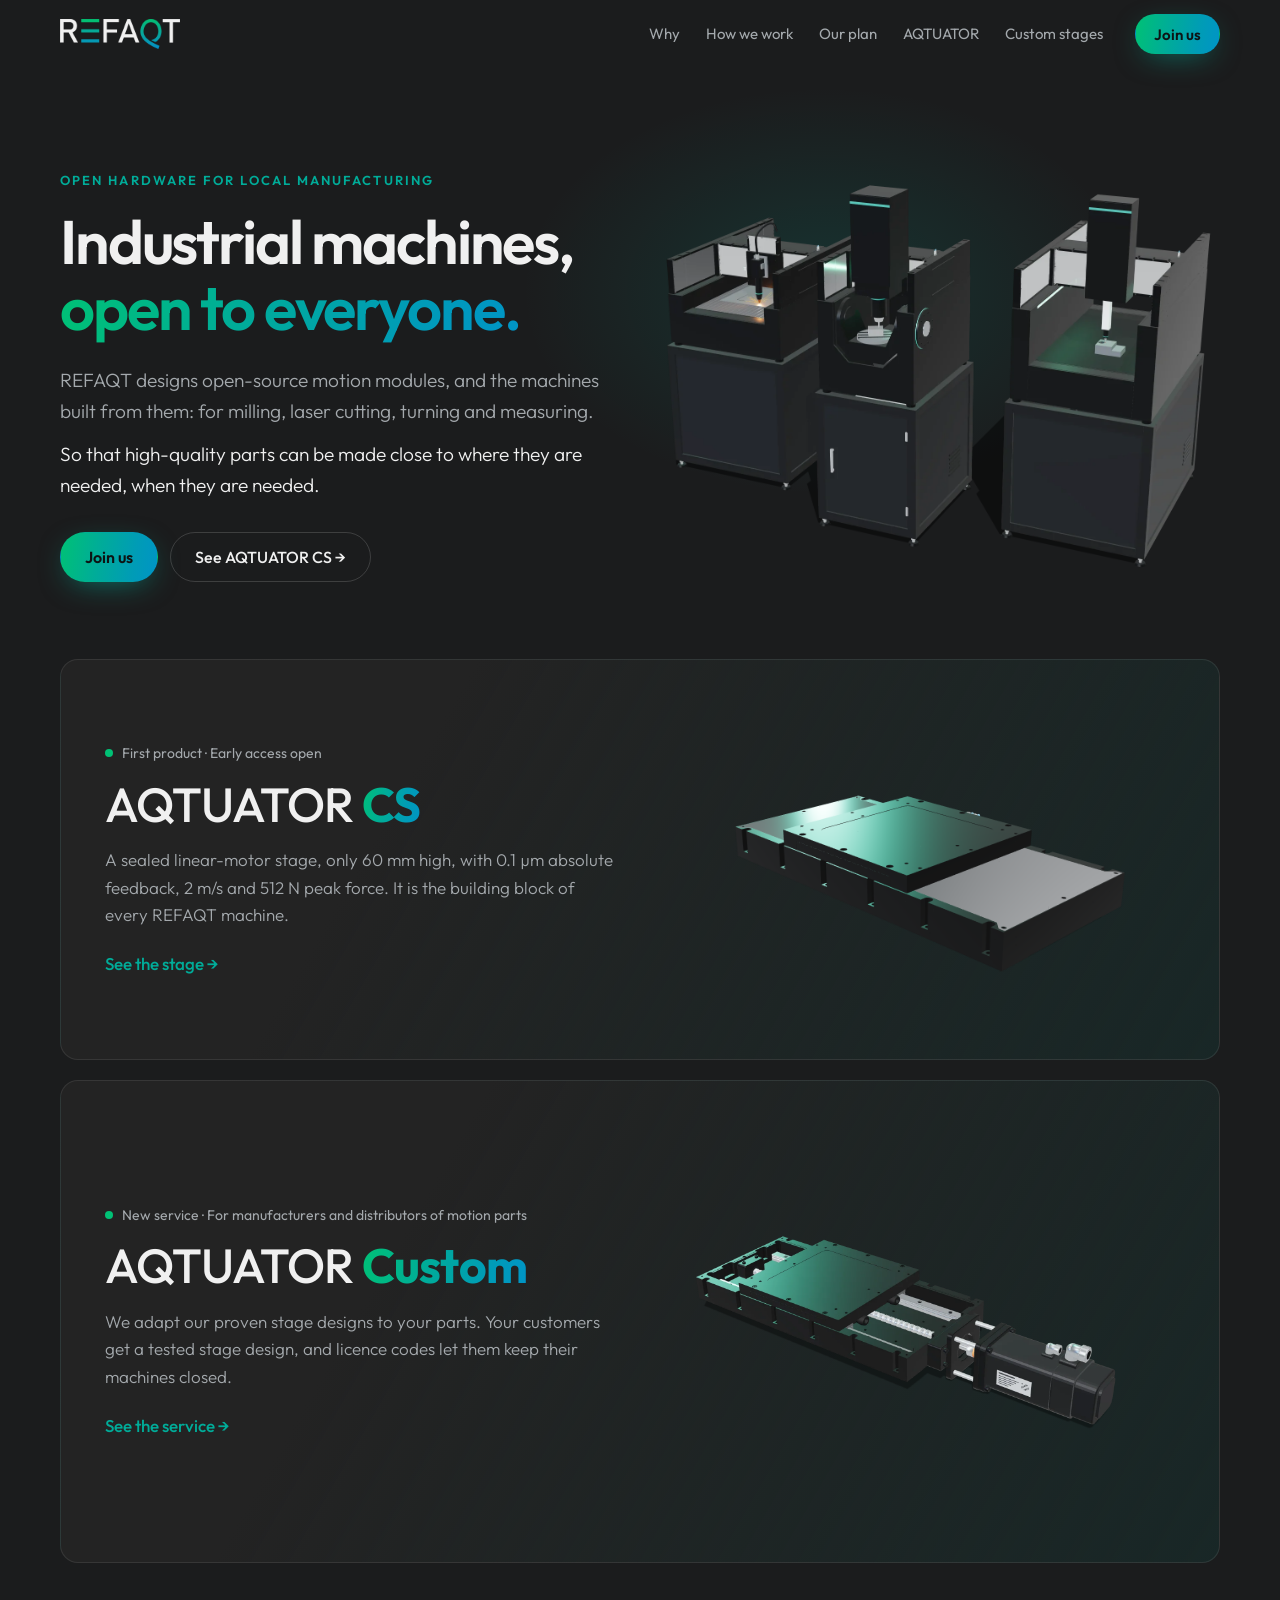
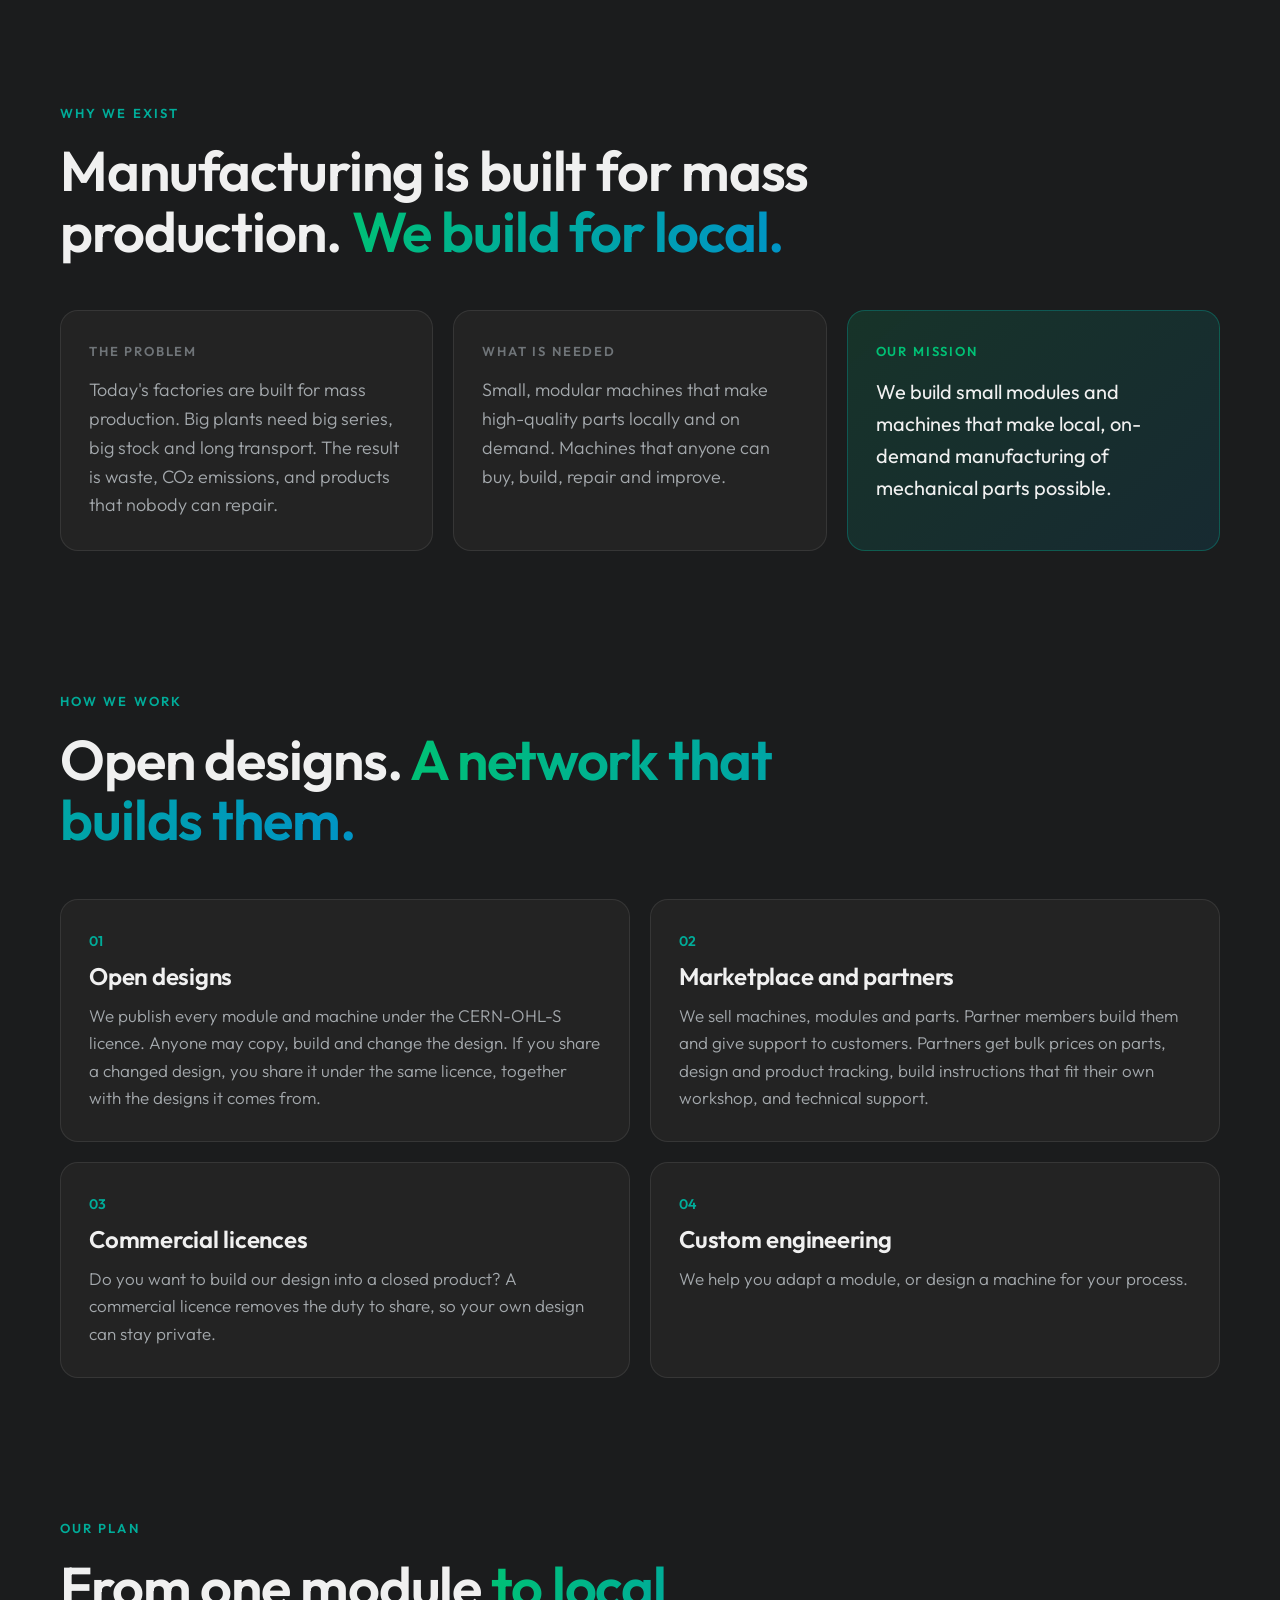
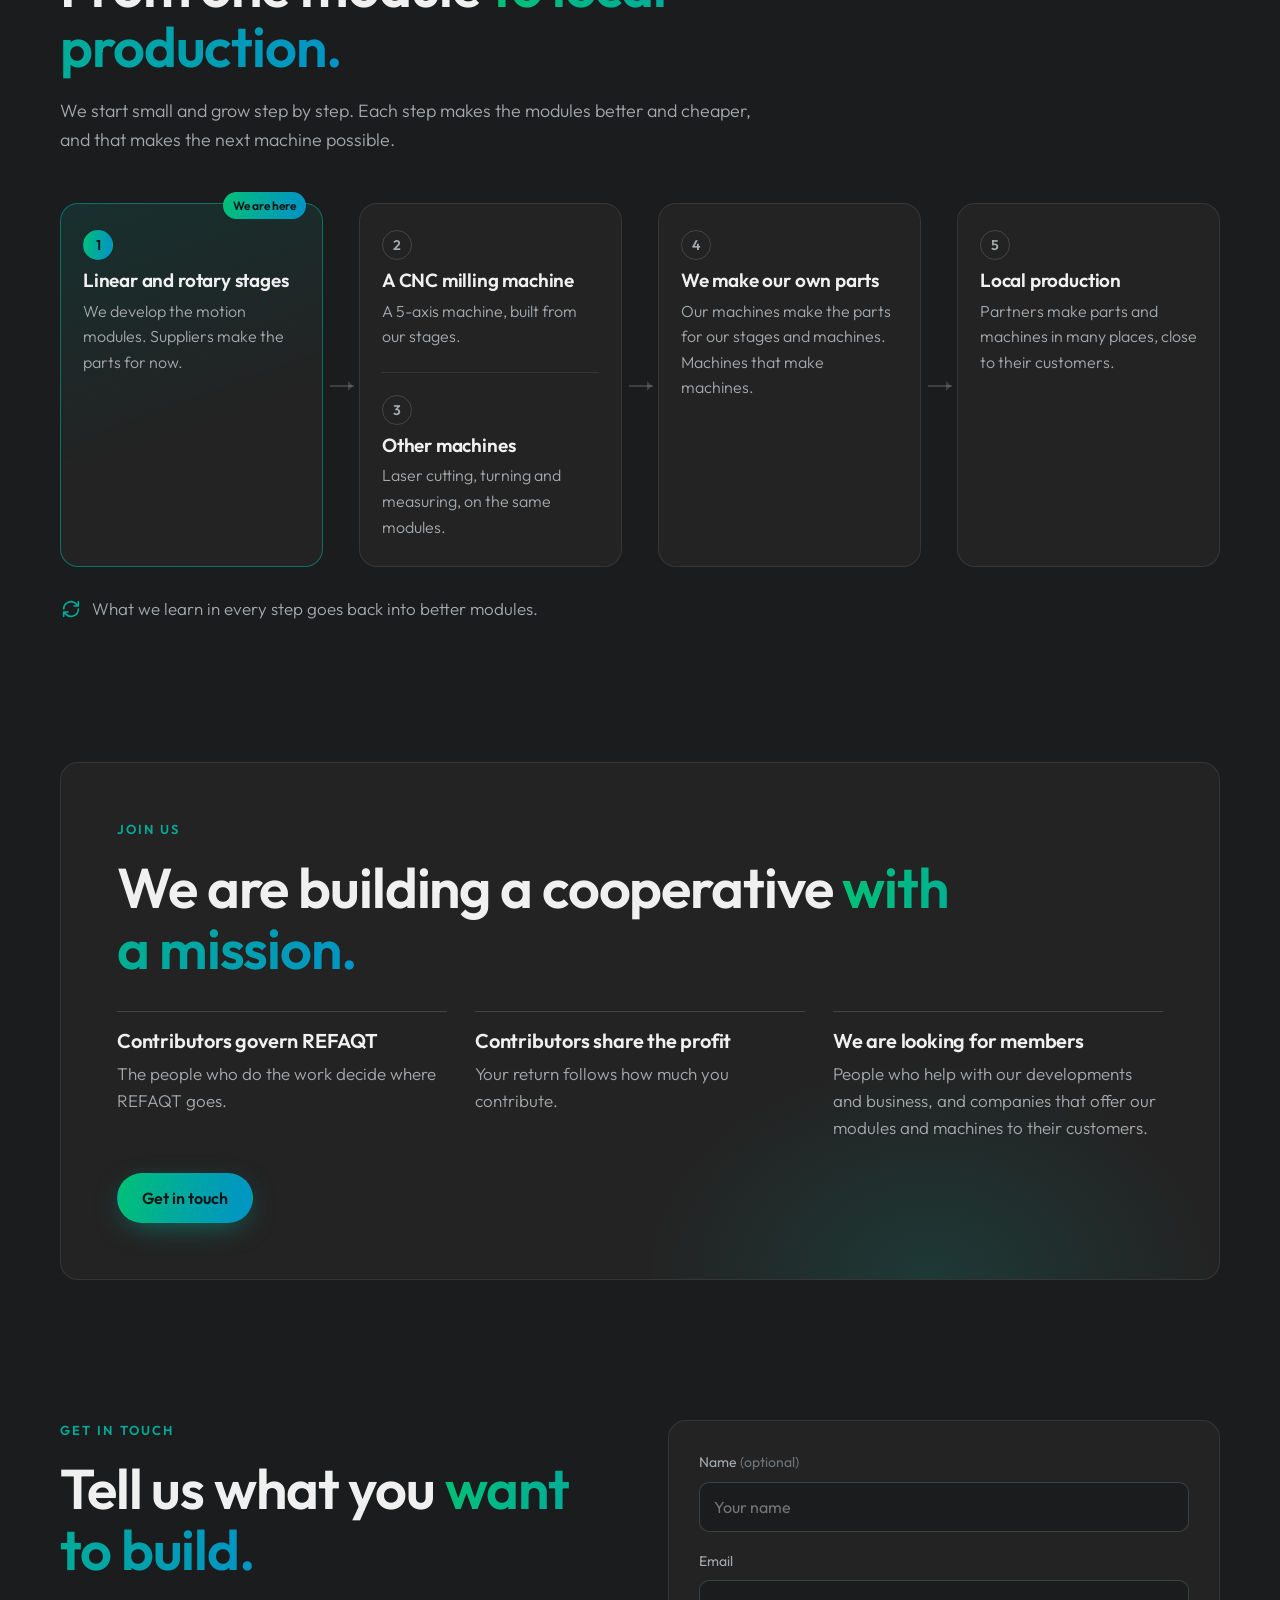
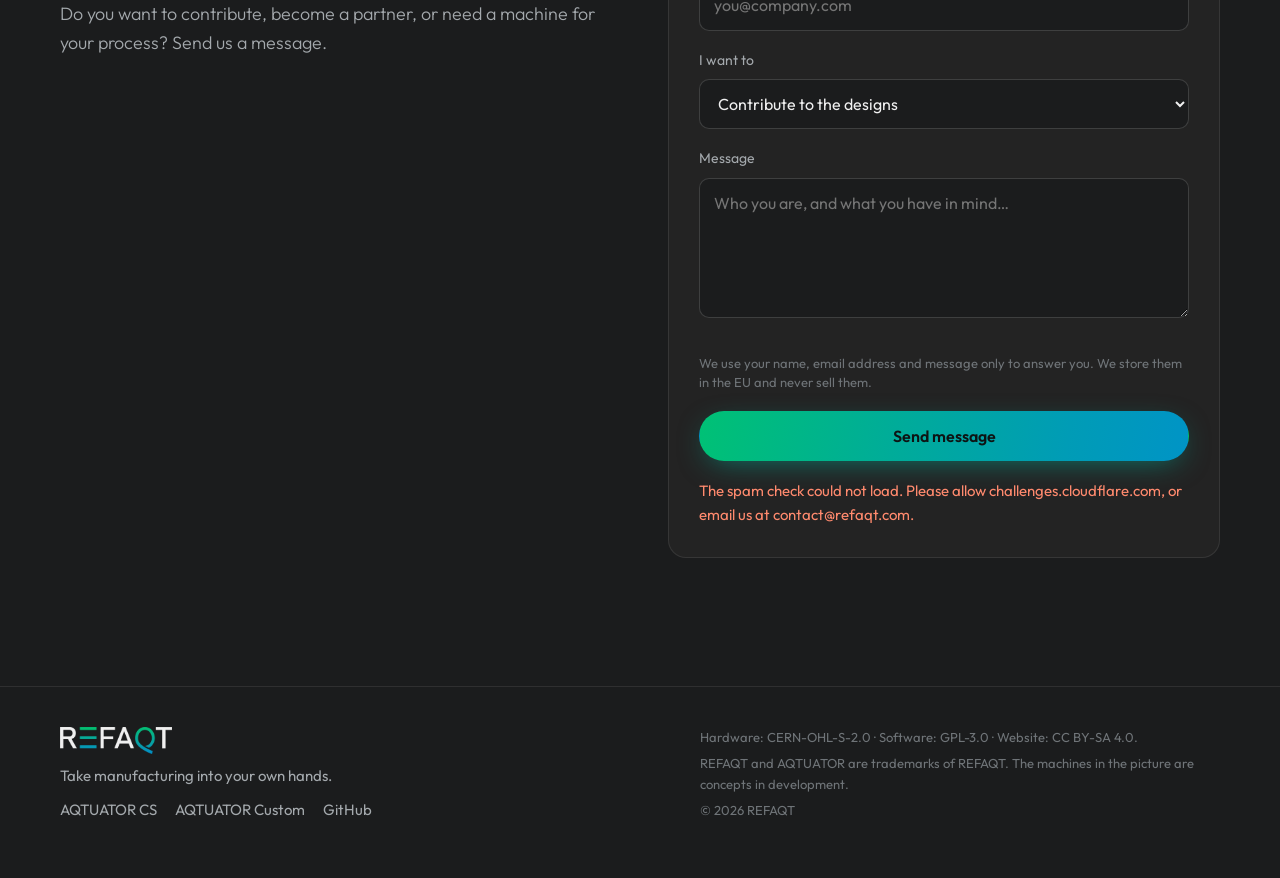
<file: index.html>
<!doctype html>
<!-- SPDX-FileCopyrightText: 2025-2026 Refaqt (BE 0804.145.539) and contributors -->
<!-- SPDX-License-Identifier: CC-BY-SA-4.0 -->
<html lang="en">
<head>
<meta charset="utf-8">
<meta name="viewport" content="width=device-width, initial-scale=1">
<title>REFAQT · Open machines for local manufacturing</title>
<meta name="description" content="REFAQT designs open-source motion modules and the machines built from them, so that high-quality parts can be made close to where they are needed, when they are needed.">
<meta name="theme-color" content="#1c1d1e">
<meta property="og:title" content="REFAQT · Industrial machines, open to everyone">
<meta property="og:description" content="Open-source motion modules and machines for local, on-demand manufacturing. A cooperative you can join.">
<meta property="og:image" content="assets/img/og.png">
<meta property="og:type" content="website">
<meta name="twitter:card" content="summary_large_image">
<link rel="icon" href="assets/img/favicon.svg" type="image/svg+xml">
<link rel="preconnect" href="https://fonts.googleapis.com">
<link rel="preconnect" href="https://fonts.gstatic.com" crossorigin>
<link href="https://fonts.googleapis.com/css2?family=Outfit:wght@300;400;500;600;700&display=swap" rel="stylesheet">
<link rel="stylesheet" href="assets/css/style.css">
</head>
<body>
<a class="skip" href="#main">Skip to content</a>

<header class="nav" id="nav">
  <div class="nav__inner">
    <a class="brand" href="#top" aria-label="REFAQT, back to top"><img src="assets/img/refaqt-logo.png" alt="REFAQT" width="128" height="32"></a>
    <nav class="nav__links" aria-label="Sections">
      <a href="#why">Why</a>
      <a href="#how">How we work</a>
      <a href="#plan">Our plan</a>
      <a href="aqtuator/">AQTUATOR</a>
      <a href="custom/">Custom stages</a>
    </nav>
    <a class="btn btn--primary btn--sm" href="#join">Join us</a>
  </div>
</header>

<main id="main">

<!-- ============================== HERO ============================== -->
<section class="hero" id="top">
  <div class="hero__glow" aria-hidden="true"></div>
  <div class="hero__copy">
    <p class="eyebrow">Open hardware for local manufacturing</p>
    <h1>Industrial machines,<br><span class="grad">open to everyone.</span></h1>
    <p class="lead">REFAQT designs open-source motion modules, and the machines built from them: for milling, laser cutting, turning and measuring.</p>
    <p class="lead lead--why">So that high-quality parts can be made close to where they are needed, when they are needed.</p>
    <div class="hero__cta">
      <a class="btn btn--primary" href="#join">Join us</a>
      <a class="btn btn--ghost" href="aqtuator/">See AQTUATOR CS →</a>
    </div>
  </div>
  <figure class="hero__art">
    <picture>
      <source srcset="assets/img/machines.webp" type="image/webp">
      <img src="assets/img/machines.png" width="1335" height="952" alt="Three machines built from AQTUATOR CS stages: a fibre laser cutter cutting a steel sheet, the Qarve 5-axis milling machine, and a coordinate measuring machine with a touch probe on a granite bed.">
    </picture>
  </figure>
</section>

<!-- ============================== PRODUCT ============================== -->
<section class="section section--product" aria-labelledby="product-title">
  <a class="product" href="aqtuator/">
    <div class="product__copy">
      <p class="tag"><span class="dot"></span> First product · Early access open</p>
      <h2 id="product-title">AQTUATOR <b>CS</b></h2>
      <p>A sealed linear-motor stage, only 60&nbsp;mm high, with 0.1&nbsp;µm absolute feedback, 2&nbsp;m/s and 512&nbsp;N peak force. It is the building block of every REFAQT machine.</p>
      <span class="product__more">See the stage →</span>
    </div>
    <img class="product__img" src="aqtuator/assets/img/hero.png" width="1600" height="1000" alt="Render of the AQTUATOR CS linear stage" loading="lazy">
  </a>
  <a class="product product--small" href="custom/">
    <div class="product__copy">
      <p class="tag"><span class="dot"></span> New service · For manufacturers and distributors of motion parts</p>
      <h2>AQTUATOR <b>Custom</b></h2>
      <p>We adapt our proven stage designs to your parts. Your customers get a tested stage design, and licence codes let them keep their machines closed.</p>
      <span class="product__more">See the service →</span>
    </div>
    <img class="product__img product__img--custom" src="custom/assets/img/morph-still.webp" width="1600" height="1200" alt="An example stage with a ball screw and a rotary servo motor" loading="lazy">
  </a>
</section>

<!-- ============================== WHY ============================== -->
<section class="section" id="why">
  <div class="section__head">
    <p class="eyebrow">Why we exist</p>
    <h2>Manufacturing is built for mass production. <span class="grad">We build for local.</span></h2>
  </div>
  <div class="why">
    <article class="why__item">
      <span class="why__n">The problem</span>
      <p>Today's factories are built for mass production. Big plants need big series, big stock and long transport. The result is waste, CO₂ emissions, and products that nobody can repair.</p>
    </article>
    <article class="why__item">
      <span class="why__n">What is needed</span>
      <p>Small, modular machines that make high-quality parts locally and on demand. Machines that anyone can buy, build, repair and improve.</p>
    </article>
    <article class="why__item why__item--mission">
      <span class="why__n">Our mission</span>
      <p>We build small modules and machines that make local, on-demand manufacturing of mechanical parts possible.</p>
    </article>
  </div>
</section>

<!-- ============================== HOW ============================== -->
<section class="section" id="how">
  <div class="section__head">
    <p class="eyebrow">How we work</p>
    <h2>Open designs. <span class="grad">A network that builds them.</span></h2>
  </div>
  <div class="cards">
    <article class="card">
      <span class="card__n">01</span>
      <h3>Open designs</h3>
      <p>We publish every module and machine under the CERN-OHL-S licence. Anyone may copy, build and change the design. If you share a changed design, you share it under the same licence, together with the designs it comes from.</p>
    </article>
    <article class="card">
      <span class="card__n">02</span>
      <h3>Marketplace and partners</h3>
      <p>We sell machines, modules and parts. Partner members build them and give support to customers. Partners get bulk prices on parts, design and product tracking, build instructions that fit their own workshop, and technical support.</p>
    </article>
    <article class="card">
      <span class="card__n">03</span>
      <h3>Commercial licences</h3>
      <p>Do you want to build our design into a closed product? A commercial licence removes the duty to share, so your own design can stay private.</p>
    </article>
    <article class="card">
      <span class="card__n">04</span>
      <h3>Custom engineering</h3>
      <p>We help you adapt a module, or design a machine for your process.</p>
    </article>
  </div>
</section>

<!-- ============================== PLAN ============================== -->
<section class="section" id="plan">
  <div class="section__head">
    <p class="eyebrow">Our plan</p>
    <h2>From one module <span class="grad">to local production.</span></h2>
    <p class="section__lead">We start small and grow step by step. Each step makes the modules better and cheaper, and that makes the next machine possible.</p>
  </div>
  <ol class="plan">
    <li class="plan__step is-now">
      <span class="plan__badge">We are here</span>
      <span class="plan__n">1</span>
      <h3>Linear and rotary stages</h3>
      <p>We develop the motion modules. Suppliers make the parts for now.</p>
    </li>
    <li class="plan__step plan__step--pair">
      <div>
        <span class="plan__n">2</span>
        <h3>A CNC milling machine</h3>
        <p>A 5-axis machine, built from our stages.</p>
      </div>
      <div>
        <span class="plan__n">3</span>
        <h3>Other machines</h3>
        <p>Laser cutting, turning and measuring, on the same modules.</p>
      </div>
    </li>
    <li class="plan__step">
      <span class="plan__n">4</span>
      <h3>We make our own parts</h3>
      <p>Our machines make the parts for our stages and machines. Machines that make machines.</p>
    </li>
    <li class="plan__step">
      <span class="plan__n">5</span>
      <h3>Local production</h3>
      <p>Partners make parts and machines in many places, close to their customers.</p>
    </li>
  </ol>
  <p class="plan__loop"><svg viewBox="0 0 24 24" aria-hidden="true"><path d="M4 12a8 8 0 0 1 13.7-5.6L20 8.7M20 4v4.7h-4.7M20 12a8 8 0 0 1-13.7 5.6L4 15.3M4 20v-4.7h4.7" fill="none" stroke="currentColor" stroke-width="1.8" stroke-linecap="round" stroke-linejoin="round"/></svg>What we learn in every step goes back into better modules.</p>
</section>

<!-- ============================== JOIN ============================== -->
<section class="section section--join" id="join">
  <div class="join">
    <div class="section__head">
      <p class="eyebrow">Join us</p>
      <h2>We are building a cooperative <span class="grad">with a mission.</span></h2>
    </div>
    <ul class="join__list">
      <li><h3>Contributors govern REFAQT</h3><p>The people who do the work decide where REFAQT goes.</p></li>
      <li><h3>Contributors share the profit</h3><p>Your return follows how much you contribute.</p></li>
      <li><h3>We are looking for members</h3><p>People who help with our developments and business, and companies that offer our modules and machines to their customers.</p></li>
    </ul>
    <div class="hero__cta"><a class="btn btn--primary" href="#contact">Get in touch</a></div>
  </div>
</section>

<!-- ============================== CONTACT ============================== -->
<section class="section section--cta" id="contact">
  <div class="cta">
    <div class="cta__copy">
      <p class="eyebrow">Get in touch</p>
      <h2>Tell us what you <span class="grad">want to build.</span></h2>
      <p class="section__lead">Do you want to contribute, become a partner, or need a machine for your process? Send us a message.</p>
    </div>
    <form class="form" id="contact-form" novalidate>
      <div class="field">
        <label for="f-name">Name <span class="field__opt">(optional)</span></label>
        <input id="f-name" name="name" type="text" autocomplete="name" maxlength="100" placeholder="Your name">
      </div>
      <div class="field">
        <label for="f-email">Email</label>
        <input id="f-email" name="email" type="email" autocomplete="email" required maxlength="254" placeholder="you@company.com">
      </div>
      <div class="field">
        <label for="f-interest">I want to</label>
        <select id="f-interest" name="interest">
          <option value="contribute">Contribute to the designs</option>
          <option value="partner">Become a partner (build, sell or support)</option>
          <option value="engineering">Get help with custom engineering</option>
          <option value="licence">Get a commercial licence</option>
          <option value="other">Something else</option>
        </select>
      </div>
      <div class="field">
        <label for="f-message">Message</label>
        <textarea id="f-message" name="message" rows="5" maxlength="2000" required placeholder="Who you are, and what you have in mind…"></textarea>
      </div>
      <div class="field field--hp" aria-hidden="true">
        <label for="f-website">Website</label>
        <input id="f-website" name="website" type="text" tabindex="-1" autocomplete="off">
      </div>
      <div class="turnstile" id="turnstile"></div>
      <p class="form__privacy">We use your name, email address and message only to answer you. We store them in the EU and never sell them.</p>
      <button class="btn btn--primary btn--block" type="submit">Send message</button>
      <p class="form__status" id="form-status" role="status" aria-live="polite"></p>
    </form>
  </div>
</section>
</main>

<footer class="footer">
  <div class="footer__inner">
    <div>
      <img src="assets/img/refaqt-logo.png" alt="REFAQT" width="112" height="28">
      <p>Take manufacturing into your own hands.</p>
      <p class="footer__links"><a href="aqtuator/">AQTUATOR CS</a><a href="custom/">AQTUATOR Custom</a><a href="https://github.com/refaqt" rel="noopener">GitHub</a></p>
    </div>
    <div class="footer__small">
      <p>Hardware: CERN-OHL-S-2.0 · Software: GPL-3.0 · Website: CC BY-SA 4.0.</p>
      <p>REFAQT and AQTUATOR are trademarks of REFAQT. The machines in the picture are concepts in development.</p>
      <p>© <span id="year">2026</span> REFAQT</p>
    </div>
  </div>
</footer>

<script type="module" src="assets/js/main.js"></script>
</body>
</html>
</file>
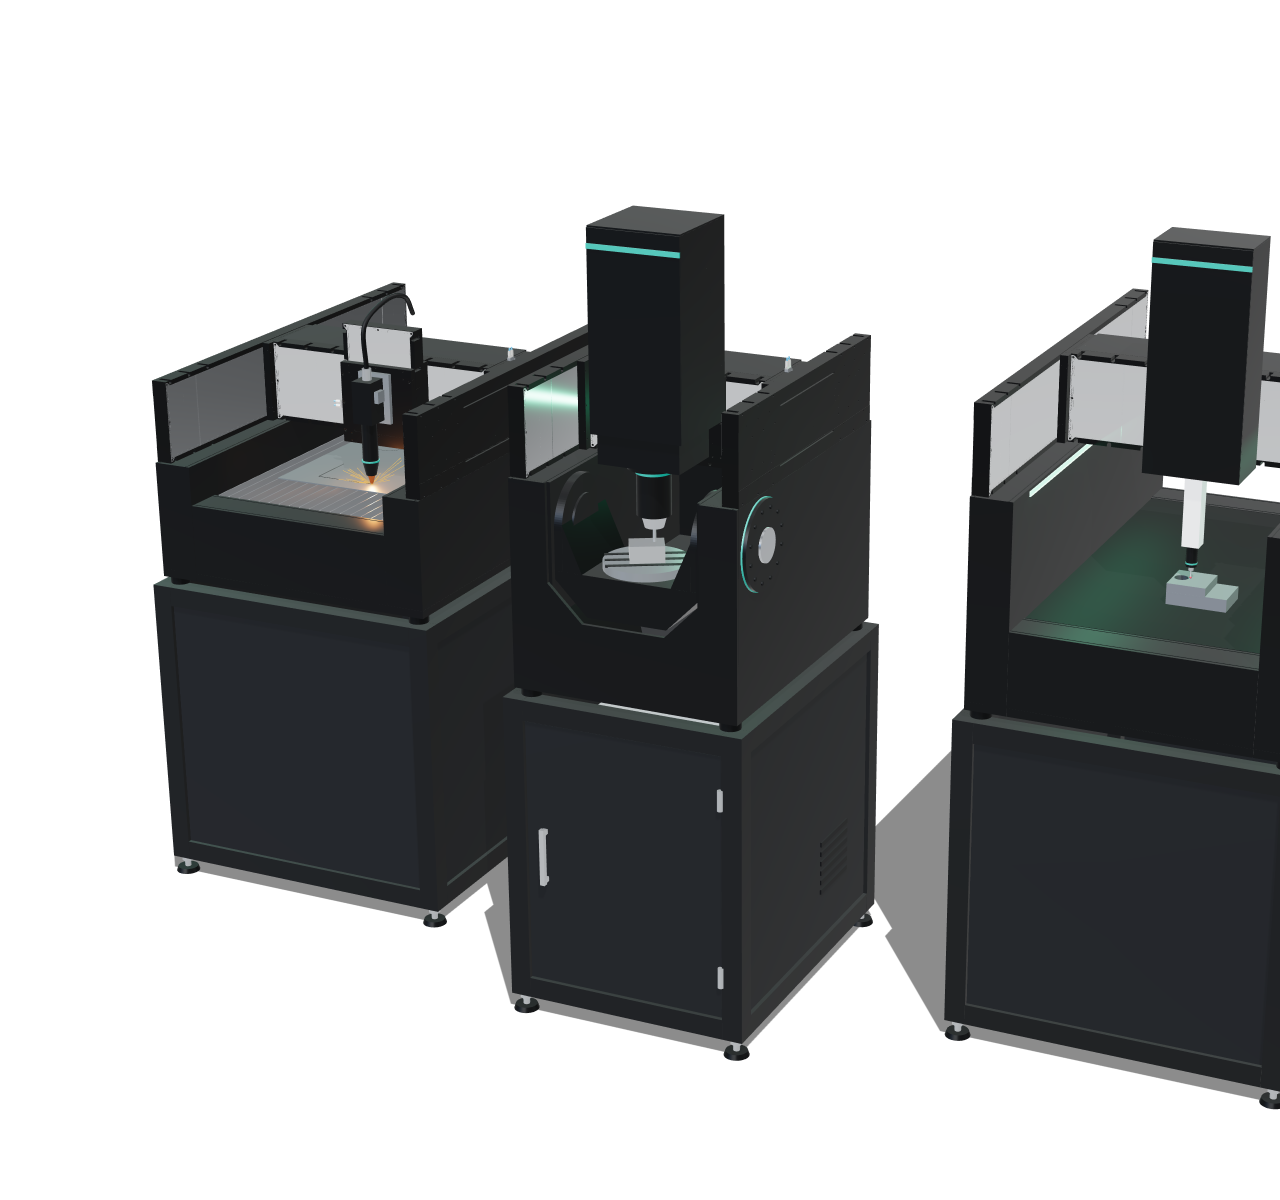
<file: tools/render-machines.html>
<!doctype html>
<!-- SPDX-FileCopyrightText: 2025-2026 Refaqt (BE 0804.145.539) and contributors -->
<!-- SPDX-License-Identifier: CC-BY-SA-4.0 -->
<!-- Render page for the home page image: machines built from AQTUATOR CS stages. The picture
     shows the mill (Qarve concept), the laser cutter and the measuring machine. The lathe is
     not rebuilt yet. How to work on this page: docs/architecture.md, "Machine pictures".
     Used by tools/render_machines.cjs, not by the site. Uses the real stage model.
     The frames, beds and heads follow the founder's sketches and sizes. They are concepts,
     not finished designs. -->
<html lang="en">
<head>
<meta charset="utf-8">
<title>REFAQT machines render</title>
<!-- The import map must come before every module script. -->
<script type="importmap">
{ "imports": { "three": "../aqtuator/assets/vendor/three/three.module.min.js", "three/addons/": "../aqtuator/assets/vendor/three/addons/",
  "three/addons/lights/RectAreaLightUniformsLib.js": "./vendor/three/RectAreaLightUniformsLib.js" } }
</script>
<link href="https://fonts.googleapis.com/css2?family=Outfit:wght@400;600&display=swap" rel="stylesheet">
<style>
  html, body { margin: 0; background: transparent; }
  #v { position: relative; width: 1500px; height: 1200px; }
  body.og { width: 1200px; height: 630px; background: #1b1c1d; overflow: hidden; font-family: Outfit, sans-serif; color: #f0f0f0; }
  body.og #v { position: absolute; right: -10px; top: -10px; width: 650px; height: 650px; }
  .og-copy { position: absolute; left: 64px; top: 64px; width: 500px; }
  .og-copy img { width: 150px; }
  .og-copy h1 { font-size: 54px; line-height: 1.04; letter-spacing: -0.03em; margin: 64px 0 20px; font-weight: 600; }
  .og-copy h1 span { background: linear-gradient(100deg,#00c175,#00ac99 40%,#009cb6 75%,#0094c6); -webkit-background-clip: text; color: transparent; }
  .og-copy p { font-size: 24px; color: #a4a9ad; margin: 0; line-height: 1.4; }
  body:not(.og) .og-copy { display: none; }
</style>
</head>
<body>
<div class="og-copy">
  <img src="../assets/img/refaqt-logo.png" alt="">
  <h1>Industrial machines,<br><span>open to everyone.</span></h1>
  <p>Open-source motion modules and machines for local, on-demand manufacturing.</p>
</div>
<div id="v"></div>
<script type="module">
import * as THREE from 'three';
import { RoomEnvironment } from 'three/addons/environments/RoomEnvironment.js';
import { RectAreaLightUniformsLib } from 'three/addons/lights/RectAreaLightUniformsLib.js';
RectAreaLightUniformsLib.init();   // for the LED strips: one even light per strip
import { loadTemplate, Stage } from '../aqtuator/assets/js/viewer.js';

const og = location.hash === '#og';
document.body.classList.toggle('og', og);
const el = document.getElementById('v');

// Stage facts (metres): carriage-top centre in model coordinates.
const CAR = new THREE.Vector3(0.2096, 0.060, -0.105);

// ---------- materials ----------
const phys = (o) => new THREE.MeshPhysicalMaterial(o);
const MAT = {
  frame: phys({ color: 0xaab0b5, metalness: 1.0, roughness: 0.34 }),          // clear anodised aluminium
  base: phys({ color: 0x45484c, metalness: 0.0, roughness: 0.85 }),           // mineral cast base
  granite: phys({ color: 0x5b5e62, metalness: 0.0, roughness: 0.6, clearcoat: 0.3, clearcoatRoughness: 0.5 }),
  body: phys({ color: 0xe6e8ea, metalness: 0.1, roughness: 0.35, clearcoat: 0.5 }), // spindle and head housings
  shell: phys({ color: 0x8e9296, metalness: 0.0, roughness: 0.55 }),                // lathe monoblock
  dark: phys({ color: 0x16181a, metalness: 0.5, roughness: 0.45 }),
  steel: phys({ color: 0xc4c8cc, metalness: 1.0, roughness: 0.2 }),
  accent: phys({ color: 0x00ac99, metalness: 0.3, roughness: 0.35 }),
  copper: phys({ color: 0xc8743c, metalness: 1.0, roughness: 0.3 }),
  led: new THREE.MeshStandardMaterial({ color: 0x00e0a0, emissive: 0x00e0a0, emissiveIntensity: 2.5 }),
  spark: new THREE.MeshBasicMaterial({ color: 0xffb050 }),
  sheet: phys({ color: 0x8d9296, metalness: 0.9, roughness: 0.45 }),                     // mild steel sheet
  granite_black: phys({ color: 0x101112, metalness: 0.0, roughness: 0.55, clearcoat: 0.25, clearcoatRoughness: 0.4, envMapIntensity: 0.5 }), // polished black granite
  part: phys({ color: 0xb4b8bc, metalness: 0.55, roughness: 0.45, envMapIntensity: 0.35 }),           // machined steel part, little reflection
  partInside: phys({ color: 0x8a8e92, metalness: 0.55, roughness: 0.5, envMapIntensity: 0.25, side: THREE.BackSide }),
  partFloor: phys({ color: 0x6c7074, metalness: 0.5, roughness: 0.55, envMapIntensity: 0.25 }),
  black: phys({ color: 0x141618, metalness: 0.6, roughness: 0.4, clearcoat: 0.35, clearcoatRoughness: 0.4 }), // black anodised aluminium
  tube: phys({ color: 0x141618, metalness: 0.3, roughness: 0.5, clearcoat: 0.3, clearcoatRoughness: 0.5 }),   // black powder-coated steel tube
  cover: phys({ color: 0x1d1f22, metalness: 0.2, roughness: 0.5 }),                                              // black sheet-metal cover plate
  ruby: phys({ color: 0xd0103a, metalness: 0.0, roughness: 0.1, clearcoat: 1 }),
};

function mesh(geo, mat) { const m = new THREE.Mesh(geo, mat); m.castShadow = true; m.receiveShadow = true; return m; }
function box(p, w, h, d, mat, x = 0, y = 0, z = 0) {
  const m = mesh(new THREE.BoxGeometry(w, h, d), mat); m.position.set(x, y, z); p.add(m); return m;
}
// Cylinder along an axis ('x', 'y' or 'z').
function cyl(p, r, len, mat, axis = 'y', x = 0, y = 0, z = 0, r2 = r, seg = 48) {
  const m = mesh(new THREE.CylinderGeometry(r2, r, len, seg), mat);
  if (axis === 'x') m.rotation.z = -Math.PI / 2;
  if (axis === 'z') m.rotation.x = Math.PI / 2;
  m.position.set(x, y, z); p.add(m); return m;
}
// Triangular rib behind a vertical plate. It points to -Z, with thickness along X.
function rib(p, depth, height, t, mat, x, y, z) {
  const s = new THREE.Shape([new THREE.Vector2(0, 0), new THREE.Vector2(depth, 0), new THREE.Vector2(0, height)]);
  const m = mesh(new THREE.ExtrudeGeometry(s, { depth: t, bevelEnabled: false }), mat);
  m.rotation.y = Math.PI / 2; m.position.set(x - t / 2, y, z); p.add(m); return m;
}

let parts;
// The model is the CS-220 (440 mm long). For a longer stage, the fixed parts (base, rails,
// magnet track, seal strip) are stretched at the middle. For a shorter stage, the middle is
// squeezed out. The carriage keeps its size.
const stretched = new Map();
function stretch(geo, len) {
  const key = geo.uuid + ':' + len;
  if (!stretched.has(key)) {
    const g = geo.clone(), pos = g.attributes.position, d = (len - 0.44) / 2;
    for (let i = 0; i < pos.count; i++) { const x = pos.getX(i); pos.setX(i, x > 0.22 ? Math.max(x + d, 0.22) : Math.min(x - d, 0.22)); }
    g.computeBoundingBox(); g.computeBoundingSphere();
    stretched.set(key, g);
  }
  return stretched.get(key);
}
// A stage. 'travel', 'up' and 'across' are world directions of the stage axes.
// The root is the centre of the base bottom. 'len' is the stage length in metres.
function stage(p, pos, offset = 0, travel = [1, 0, 0], up = [0, 1, 0], len = 0.44) {
  const s = new Stage(parts);
  if (len !== 0.44) for (const m of s.meshes) if (m.userData.parent === s.model) m.geometry = stretch(m.geometry, len);
  const tx = new THREE.Vector3(...travel), ny = new THREE.Vector3(...up), cz = new THREE.Vector3().crossVectors(tx, ny);
  s.root.quaternion.setFromRotationMatrix(new THREE.Matrix4().makeBasis(tx, ny, cz));
  s.root.position.set(...pos);
  s.setOffset(offset);
  p.add(s.root);
  stages.push(s);
  return s;
}
// A group on the carriage top centre. With world = true its axes follow the world.
function onCarriage(s, world = false) {
  const g = new THREE.Group(); g.position.copy(CAR); s.carriage.add(g);
  if (!world) return g;
  // Undo the full turn of the carriage, also for a stage stacked on another stage.
  g.updateWorldMatrix(true, false);
  const w = new THREE.Group(); g.getWorldQuaternion(w.quaternion); w.quaternion.invert(); g.add(w); return w;
}
// Second stage turned 90 degrees on a carriage, as in the AQTUATOR XY table.
function crossStage(s, offset) {
  const g = onCarriage(s);
  const b = new Stage(parts);
  b.root.rotation.y = Math.PI / 2;
  b.root.position.set(0, 0, 0.04);
  b.setOffset(offset);
  g.add(b.root);
  stages.push(b);
  return b;
}
const stages = [];

// Light of a green LED strip: one flat light as long as the strip, so it glows as one band.
function ledLight(m, len, pos, aim) {
  const l = new THREE.RectAreaLight(0x00e0a0, 30, len, 0.012);
  l.position.set(...pos); m.add(l); l.lookAt(...aim);
  return l;
}
// Levelling foot: threaded rod, nut and a round pad.
function foot(p, x, z, h) {
  cyl(p, 0.03, 0.012, MAT.dark, 'y', x, 0.006, z, 0.026);
  cyl(p, 0.008, h - 0.012, MAT.steel, 'y', x, 0.012 + (h - 0.012) / 2, z);
  cyl(p, 0.014, 0.01, MAT.steel, 'y', x, h - 0.012, z, 0.014, 6);
}
// Ring of bolt heads on a face that points along +x or -x.
function boltRing(p, n, r, x, y, z, dir = 1) {
  for (let i = 0; i < n; i++) {
    const a = (i + 0.5) * 2 * Math.PI / n;
    cyl(p, 0.0045, 0.004, MAT.dark, 'x', x + dir * 0.002, y + Math.cos(a) * r, z + Math.sin(a) * r, 0.0045, 16);
  }
}
// Flat plate in the XZ plane from a 2D outline (x, z), with optional holes. Top at y.
function plate(p, outline, holes, t, mat, y) {
  const v = (pts) => pts.map(([x, z]) => new THREE.Vector2(x, -z));
  const s = new THREE.Shape(v(outline));
  for (const h of holes) s.holes.push(new THREE.Path(v(h)));
  const m = mesh(new THREE.ExtrudeGeometry(s, { depth: t, bevelEnabled: false }), mat);
  m.rotation.x = -Math.PI / 2; m.position.y = y - t; p.add(m); return m;
}
// Rectangle with cut corners, as a list of 2D points.
function cutRect(cx, cz, hx, hz, c) {
  return [[cx - hx + c, cz - hz], [cx + hx - c, cz - hz], [cx + hx, cz - hz + c], [cx + hx, cz + hz - c],
    [cx + hx - c, cz + hz], [cx - hx + c, cz + hz], [cx - hx, cz + hz - c], [cx - hx, cz - hz + c]];
}

// Stand: a frame of 50 mm steel tubes, W x D, black, with cover plates set in between on the
// sides and the back. With door = true, the front has a door; else the front stays open.
function standFrame(m, W, D, CT, FT, T, door) {
  const hx = W / 2 - T / 2, hz = D / 2 - T / 2, H = CT - FT;
  for (const sx of [-1, 1]) for (const sz of [-1, 1]) {
    foot(m, sx * hx, sz * hz, FT);
    box(m, T, H, T, MAT.tube, sx * hx, FT + H / 2, sz * hz);
  }
  for (const y of [FT + T / 2, CT - T / 2]) {
    for (const sz of [-1, 1]) box(m, W - 2 * T, T, T, MAT.tube, 0, y, sz * hz);
    for (const sx of [-1, 1]) box(m, T, T, D - 2 * T, MAT.tube, sx * hx, y, 0);
  }
  const ph = H - 2 * T, py = (FT + CT) / 2;
  for (const sx of [-1, 1]) box(m, 0.004, ph, D - 2 * T, MAT.cover, sx * (W / 2 - 0.012), py, 0);
  box(m, W - 2 * T, ph, 0.004, MAT.cover, 0, py, -(D / 2 - 0.012));
  for (let i = 0; i < 6; i++) box(m, 0.004, 0.012, 0.16, MAT.dark, W / 2 - 0.008, 0.22 + i * 0.025, -D / 2 + 0.25);
  if (!door) return;
  // Front door with a handle on the left and two hinges on the right.
  box(m, W - 2 * T - 0.006, ph - 0.006, 0.004, MAT.cover, 0, py, D / 2 - 0.008);
  box(m, 0.012, 0.14, 0.012, MAT.steel, -W / 2 + 0.1, py, D / 2 + 0.012);
  for (const s of [-1, 1]) {
    box(m, 0.012, 0.012, 0.012, MAT.steel, -W / 2 + 0.1, py + s * 0.06, D / 2 + 0.002);
    cyl(m, 0.007, 0.05, MAT.steel, 'y', W / 2 - 0.053, py + s * 0.22, D / 2);
  }
}

// ---------- the machines (each function returns one machine; floor at y = 0) ----------
function mill() {
  // 5-axis milling machine on a stand (founder sketches, 13-11-2026). Units: metres. Front is +z.
  // Machine body: 560 x 760, walls of 80 mm profile between two 10 mm plates (100 mm), all
  // black anodised. Gantry: two CS-520 Y stages on their edge on the side walls, a 160 mm beam
  // between the Y carriages with a CS-220 X stage on its front, and a CS-220 Z stage in a column.
  // Cradle (A axis) at the front, in the cutout of the front wall.
  // Width: wall 100 | cradle side 20 | 10 | spindle 80 | X travel 220 | 10 | cradle side 20 | wall 100.
  // Heights: bottom 180 | 10 | cradle bottom 100 (C table flush in it) | cradle | 10 | Y stages.
  const m = new THREE.Group(); m.userData.floor = true;
  const CT = 0.8, FT = 0.045, T = 0.05;            // stand top, foot height, frame tube size
  const MB = CT + 0.02;                            // machine bottom, on the rubber mounts
  const h = (v) => MB + v;                         // height above the machine bottom
  const WT = h(0.5), Yc = WT + 0.105;             // wall top, Y stage centre height
  const A = h(0.385), ZA = 0.255;                  // A axis: 20 mm + 105 mm from the front
  const Zc = 1.66;                                 // Z stage centre height
  const offY = 0.0254, offX = 0.03, offZ = -0.0456;
  const zY = -0.0104 + offY;                       // Y carriage centre (z)
  const xX = -0.0104 + offX;                       // X carriage centre (x)
  const cc = Zc - 0.0104 + offZ;                   // Z carriage centre (y)
  const K = MAT.black;

  standFrame(m, 0.6, 0.8, CT, FT, T, true);
  // Chip bin inside the stand, under the chip hole.
  box(m, 0.44, 0.16, 0.4, MAT.shell, 0, CT - 0.2, 0.15);
  for (const sx of [-1, 1]) for (const sz of [-1, 1]) cyl(m, 0.025, 0.02, MAT.dark, 'y', sx * 0.25, CT + 0.01, sz * 0.35);

  // Machine body. Side walls and back wall up to 500 mm, a 10 mm front plate (see below).
  for (const sx of [-1, 1]) {
    box(m, 0.1, 0.5, 0.75, K, sx * 0.23, h(0.25), -0.005);
    for (const x of [0.19, 0.27]) box(m, 0.002, 0.001, 0.76, MAT.dark, sx * x, WT + 0.0005, 0);   // plate seams
  }
  box(m, 0.36, 0.5, 0.1, K, 0, h(0.25), -0.33);
  for (const z of [-0.29, -0.37]) box(m, 0.36, 0.001, 0.002, MAT.dark, 0, WT + 0.0005, z);
  // Bottom part: 180 mm. Behind the cradle it is solid. Under the cradle is a large pocket:
  // four slopes of 10 mm plate lead the chips down to a hole into the chip bin in the stand.
  const hb = 0.18, P0 = 0.0, P1 = 0.37;            // pocket from z = P0 to the front plate
  box(m, 0.36, hb, P0 + 0.38, K, 0, h(hb / 2), (P0 - 0.38) / 2);
  const KD = K.clone(); KD.side = THREE.DoubleSide;
  const T0 = [[-0.18, P0], [0.18, P0], [0.18, P1], [-0.18, P1]];    // pocket edge at the top
  const B0 = [[-0.06, 0.13], [0.06, 0.13], [0.06, 0.25], [-0.06, 0.25]]; // hole at the bottom
  for (let i = 0; i < 4; i++) {
    const j = (i + 1) % 4, v = [];
    for (const [x, z, y] of [[...T0[i], hb], [...T0[j], hb], [...B0[j], 0], [...T0[i], hb], [...B0[j], 0], [...B0[i], 0]]) v.push(x, h(y), z);
    const g = new THREE.BufferGeometry(); g.setAttribute('position', new THREE.Float32BufferAttribute(v, 3)); g.computeVertexNormals();
    m.add(mesh(g, KD));
  }
  // Front plate, 10 mm: the opposite shape of the cradle, with 10 mm space. The cradle moves
  // through it, and the plate fills the corners.
  const fp = new THREE.Shape([[-0.28, 0], [0.28, 0], [0.28, 0.5], [0.188, 0.5], [0.188, 0.2659], [0.1021, 0.18],
    [-0.1021, 0.18], [-0.188, 0.2659], [-0.188, 0.5], [-0.28, 0.5]].map(([x, y]) => new THREE.Vector2(x, y)));
  const fm = mesh(new THREE.ExtrudeGeometry(fp, { depth: 0.01, bevelEnabled: false }), K);
  fm.position.set(0, MB, 0.37); m.add(fm);

  // Green LED strip on the inside of the back plate, right under the Y axis.
  box(m, 0.36, 0.012, 0.004, MAT.led, 0, WT - 0.012, -0.278);
  ledLight(m, 0.36, [0, WT - 0.012, -0.274], [0, WT - 0.25, 0.1]);

  // Y stages on their edge on the side walls, flush with the outside. Carriages face inward.
  for (const sx of [-1, 1]) stage(m, [sx * 0.28, Yc, 0], offY, [0, 0, 1], [-sx, 0, 0], 0.74);
  // Gantry: a 160 mm beam between the Y carriages, the X stage bolted on its front.
  // The front of the X stage is flush with the front of the Y carriages.
  const zb = zY + 0.045;
  box(m, 0.44, 0.21, 0.16, K, 0, Yc, zb - 0.08);
  stage(m, [0, Yc, zb], offX, [1, 0, 0], [0, 0, 1]);

  // Z stage on the X carriage, inside a closed column.
  const z0 = zb + 0.06, z1 = z0 + 0.22, yB = Zc - 0.225, yT = Zc + 0.235;
  stage(m, [xX, Zc, z0], offZ, [0, 1, 0], [0, 0, 1]);
  for (const sx of [-1, 1]) box(m, 0.006, yT - yB, z1 - z0, K, xX + sx * 0.108, (yB + yT) / 2, (z0 + z1) / 2);
  box(m, 0.222, 0.008, z1 - z0, K, xX, yT, (z0 + z1) / 2);
  box(m, 0.222, yT - yB, 0.006, K, xX, (yB + yT) / 2, z1);
  box(m, 0.223, 0.012, 0.005, MAT.accent, xX, yT - 0.04, z1 + 0.003);
  // Ram: a solid block on the Z carriage that slides out of the column. Spindle (80 mm) under it.
  const zs = z0 + 0.06 + 0.075;
  box(m, 0.2, 0.34, 0.15, K, xX, cc - 0.07, zs);
  cyl(m, 0.06, 0.014, K, 'y', xX, cc - 0.247, zs);
  cyl(m, 0.04, 0.11, K, 'y', xX, cc - 0.309, zs);
  cyl(m, 0.042, 0.008, MAT.accent, 'y', xX, cc - 0.262, zs);
  cyl(m, 0.022, 0.03, MAT.steel, 'y', xX, cc - 0.379, zs, 0.03);
  cyl(m, 0.004, 0.035, MAT.steel, 'y', xX, cc - 0.4115, zs);

  // A axis: rotary stage (210 mm) set into the right wall, a bearing in the left wall.
  cyl(m, 0.105, 0.012, K, 'x', 0.286, A, ZA);
  cyl(m, 0.107, 0.004, MAT.accent, 'x', 0.282, A, ZA);
  cyl(m, 0.04, 0.006, MAT.steel, 'x', 0.295, A, ZA);
  boltRing(m, 12, 0.085, 0.292, A, ZA, 1);
  cyl(m, 0.08, 0.01, K, 'x', -0.285, A, ZA);
  boltRing(m, 8, 0.06, -0.29, A, ZA, -1);
  // Cradle: 180 mm bottom with cut corners, 20 mm sides with round tops, work plate on top.
  const cr = new THREE.Group(); cr.position.set(0, A, ZA); m.add(cr);
  cr.rotation.x = Number(new URLSearchParams(location.search).get('tilt') || 0);   // A axis angle, for checking
  const l = (v) => v - 0.385;                      // machine height to cradle coordinates
  const bot = new THREE.Shape([[-0.178, l(0.27)], [-0.098, l(0.19)], [0.098, l(0.19)], [0.178, l(0.27)],
    [0.178, l(0.29)], [-0.178, l(0.29)]].map(([x, y]) => new THREE.Vector2(x, y)));
  const bm = mesh(new THREE.ExtrudeGeometry(bot, { depth: 0.21, bevelEnabled: false }), K);
  bm.position.z = -0.105; cr.add(bm);
  const side = new THREE.Shape(); side.moveTo(-0.105, l(0.29)); side.lineTo(0.105, l(0.29)); side.lineTo(0.105, 0);
  side.absarc(0, 0, 0.105, 0, Math.PI, false); side.lineTo(-0.105, l(0.29));
  for (const x of [-0.178, 0.158]) {
    const k = mesh(new THREE.ExtrudeGeometry(side, { depth: 0.02, bevelEnabled: false, curveSegments: 32 }), K);
    k.rotation.y = Math.PI / 2; k.position.x = x; cr.add(k);
  }
  for (const sx of [-1, 1]) cyl(cr, 0.06, 0.006, K, 'x', sx * 0.155, 0, 0);
  // Slanted walls from the cradle sides down to the bottom, to stiffen the cradle.
  const g = new THREE.Shape([[0.11, l(0.29)], [0.158, l(0.29)], [0.158, l(0.4)]].map(([x, y]) => new THREE.Vector2(x, y)));
  for (const sx of [-1, 1]) {
    const w = mesh(new THREE.ExtrudeGeometry(g, { depth: 0.21, bevelEnabled: false }), K);
    w.scale.x = sx; w.position.z = -0.105; cr.add(w);
  }
  // C axis: the drive sits inside the cradle bottom. The table lies on it, its bottom flush
  // with the top of the cradle. T-slots and a part.
  const tg = new THREE.Group(); tg.position.set(0, l(0.29) + 0.0101, 0); tg.rotation.y = 0.5; cr.add(tg);
  cyl(tg, 0.1, 0.02, MAT.frame, 'y', 0, 0, 0, 0.1, 64);
  for (const d of [-0.04, 0, 0.04]) box(tg, 0.19, 0.003, 0.012, MAT.dark, 0, 0.0095, d);
  box(tg, 0.08, 0.04, 0.06, MAT.steel, 0, 0.03, 0);
  return m;
}
mill.view = { cam: '2.1,2.6,4.7', target: '0,1.1,0' };

function laser() {
  // Fibre laser cutter (founder brief, 13-11-2026). Units: metres. Front is +z.
  // Stand 800 x 1200, body 760 x 1160 with 100 mm black anodised walls, 300 mm high.
  // Same gantry as the mill: two Y stages on their edge on the side walls (1140 long), a 160 mm
  // beam with the X stage on its front (640 long), a short Z stage (300 long, 80 mm travel).
  // Work plane (top of the slats) 100 mm under the gantry. Slim laser head, no hood.
  const m = new THREE.Group(); m.userData.floor = true;
  const CT = 0.8, FT = 0.045, T = 0.05;            // stand top, foot height, frame tube size
  const MB = CT + 0.02, h = (v) => MB + v;         // machine bottom, on the rubber mounts
  const WT = h(0.3), Yc = WT + 0.105;              // wall top (= gantry bottom), Y stage centre
  const WP = WT - 0.1;                             // work plane: top of the slats
  const Zc = WT + 0.15;                            // Z stage centre: its bottom is flush with the X axis bottom
  const offY = 0.05, offX = 0.05, offZ = -0.041;
  const zY = -0.0104 + offY, xX = -0.0104 + offX;  // Y and X carriage centres
  const cc = Zc - 0.0104 + offZ;                   // Z carriage centre (y)
  const K = MAT.black;

  // Stand without doors, and four rubber mounts.
  standFrame(m, 0.8, 1.2, CT, FT, T, false);
  box(m, 0.8 - 2 * T, CT - FT - 2 * T, 0.004, MAT.cover, 0, (FT + CT) / 2, 0.6 - 0.012);  // black front plate
  for (const sx of [-1, 1]) for (const sz of [-1, 1]) cyl(m, 0.025, 0.02, MAT.dark, 'y', sx * 0.35, CT + 0.01, sz * 0.55);

  // Body: bottom plate and four 100 mm walls. The front and back walls stop at the height of
  // the slat tops, so a sheet can slide in from the front and from the back.
  box(m, 0.76, 0.02, 1.16, K, 0, h(0.01), 0);
  for (const sx of [-1, 1]) box(m, 0.1, 0.3, 1.16, K, sx * 0.33, h(0.15), 0);
  for (const sz of [-1, 1]) box(m, 0.56, WP - MB, 0.1, K, 0, (MB + WP) / 2, sz * 0.53);
  for (const sx of [-1, 1]) for (const x of [0.29, 0.37]) box(m, 0.002, 0.001, 1.16, MAT.dark, sx * x, WT + 0.0005, 0);
  for (const sz of [-1, 1]) for (const z of [0.49, 0.57]) box(m, 0.56, 0.001, 0.002, MAT.dark, 0, WP + 0.0005, sz * z);

  // Slat bed: steel slats on edge, front to back, on two cross rails. A slag tray under them.
  box(m, 0.55, 0.004, 0.95, MAT.steel, 0, h(0.022), 0);
  for (const sz of [-1, 1]) box(m, 0.56, 0.03, 0.03, K, 0, WP - 0.075, sz * 0.4);
  for (let x = -0.27; x <= 0.2701; x += 0.03) box(m, 0.003, 0.06, 0.95, MAT.steel, x, WP - 0.03, 0);
  // Steel sheet on the slats, with the cut so far: a finished round part and the cut line
  // that ends under the nozzle.
  const zs = zY + 0.045 + 0.162;                   // laser axis (z)
  const PT = 0.003, PY = WP + PT;                  // sheet thickness and top
  box(m, 0.42, PT, 0.5, MAT.sheet, 0, WP + PT / 2, 0.05);
  const kerf = (x0, z0, x1, z1) => {
    const l = Math.hypot(x1 - x0, z1 - z0), k = box(m, l, 0.0004, 0.0016, MAT.dark, (x0 + x1) / 2, PY + 0.0002, (z0 + z1) / 2);
    k.rotation.y = -Math.atan2(z1 - z0, x1 - x0);
  };
  kerf(xX - 0.16, zs - 0.12, xX - 0.16, zs);
  kerf(xX - 0.16, zs, xX, zs);
  const ring = new THREE.Mesh(new THREE.RingGeometry(0.058, 0.0596, 64), MAT.dark);
  ring.rotation.x = -Math.PI / 2; ring.position.set(-0.1, PY + 0.0002, -0.08); m.add(ring);

  // Y stages on their edge on the side walls, flush with the outside. Carriages face inward.
  for (const sx of [-1, 1]) stage(m, [sx * 0.38, Yc, 0], offY, [0, 0, 1], [-sx, 0, 0], 1.14);
  // Gantry: a 160 mm beam between the Y carriages, the X stage bolted on its front.
  const zb = zY + 0.045;
  box(m, 0.64, 0.21, 0.16, K, 0, Yc, zb - 0.08);
  stage(m, [0, Yc, zb], offX, [1, 0, 0], [0, 0, 1], 0.64);
  // Short Z stage on the X carriage, upright and open (no hood). Its bottom is flush with the
  // bottom of the X axis.
  stage(m, [xX, Zc, zb + 0.06], offZ, [0, 1, 0], [0, 0, 1], 0.3);

  // Laser head on the Z carriage: a light plate, a slim head body, the lens tube, a nozzle
  // holder with a green ring and a copper nozzle. The tip is 194.6 mm under the carriage centre:
  // at the lowest Z position it sticks out 100 mm under the Z stage and reaches the sheet.
  const zp = zb + 0.12, za = zp + 0.012 + 0.03;    // carriage face, head axis
  box(m, 0.09, 0.13, 0.012, MAT.frame, xX, cc + 0.025, zp + 0.006);
  box(m, 0.055, 0.11, 0.06, K, xX, cc + 0.025, za);
  box(m, 0.012, 0.03, 0.03, MAT.frame, xX + 0.034, cc + 0.04, za);                    // height sensor box
  cyl(m, 0.012, 0.03, MAT.steel, 'y', xX, cc + 0.095, za);                            // fibre connector
  cyl(m, 0.02, 0.1, K, 'y', xX, cc - 0.08, za);
  cyl(m, 0.023, 0.004, MAT.accent, 'y', xX, cc - 0.132, za);
  cyl(m, 0.013, 0.036, K, 'y', xX, cc - 0.152, za, 0.021);
  cyl(m, 0.003, 0.0246, MAT.copper, 'y', xX, cc - 0.1823, za, 0.01);
  // Fibre cable: from the top of the head up and back over the gantry.
  const fibre = new THREE.CatmullRomCurve3([[xX, cc + 0.11, za], [xX, cc + 0.22, za], [xX, WT + 0.36, zb + 0.06],
    [xX - 0.04, WT + 0.33, zb - 0.1], [xX - 0.08, WT + 0.26, zb - 0.2]].map(v => new THREE.Vector3(...v)));
  m.add(mesh(new THREE.TubeGeometry(fibre, 40, 0.006, 12, false), MAT.dark));

  // Sparks: short glowing streaks that fly out from the cut point, and a small orange light.
  const tip = new THREE.Vector3(xX, PY + 0.001, za);
  let seed = 7; const rnd = () => (seed = (seed * 16807) % 2147483647) / 2147483647;
  for (let i = 0; i < 46; i++) {
    const a = rnd() * Math.PI * 2, up = 0.08 + rnd() * 0.55, len = 0.015 + rnd() * rnd() * 0.09;
    const dir = new THREE.Vector3(Math.cos(a), up, Math.sin(a)).normalize();
    const start = tip.clone().addScaledVector(dir, 0.004 + rnd() * 0.03);
    const s = mesh(new THREE.CylinderGeometry(0.0007, 0.0004, len, 6), MAT.spark); s.castShadow = false;
    s.quaternion.setFromUnitVectors(new THREE.Vector3(0, 1, 0), dir);
    s.position.copy(start).addScaledVector(dir, len / 2); m.add(s);
  }
  const glow = mesh(new THREE.SphereGeometry(0.004, 16, 8), MAT.spark); glow.castShadow = false; glow.position.copy(tip); m.add(glow);
  const pl = new THREE.PointLight(0xff9a3c, 0.2, 0.4, 2); pl.position.copy(tip).add(new THREE.Vector3(0, 0.02, 0)); m.add(pl);
  return m;
}
laser.view = { cam: '2.0,2.5,4.1', target: '0,0.72,0.05' };

function lathe() {
  // Compact turning centre: headstock on the left, a slanted back wall that carries
  // two stages, and a small milling spindle that comes in at an angle.
  const m = new THREE.Group();
  const A = 0.3;                                   // spindle axis height
  const n = new THREE.Vector3(0, 0.5, 0.866);      // wall normal: towards the axis
  const u = new THREE.Vector3(0, 0.866, -0.5);     // up the wall
  const P0 = new THREE.Vector3(0.06, A, 0).addScaledVector(n, -0.29);
  box(m, 0.86, 0.06, 0.62, MAT.shell, 0, -0.03, -0.02);
  // Headstock tower with ribs behind it.
  box(m, 0.16, A + 0.11, 0.3, MAT.shell, -0.34, (A + 0.11) / 2, -0.06);
  rib(m, 0.12, 0.3, 0.02, MAT.shell, -0.3, 0, -0.21);
  // Slanted back wall with ribs, the frame behind the stages.
  const wall = box(m, 0.56, 0.03, 0.42, MAT.shell, 0, 0, 0);
  wall.quaternion.setFromRotationMatrix(new THREE.Matrix4().makeBasis(new THREE.Vector3(1, 0, 0), n, new THREE.Vector3().crossVectors(new THREE.Vector3(1, 0, 0), n)));
  wall.position.copy(P0).addScaledVector(n, -0.015).addScaledVector(u, 0.05).setX(0.06);
  for (const rx of [-0.17, 0.06, 0.29]) rib(m, 0.2, 0.36, 0.02, MAT.shell, rx, 0, -0.29);
  // Spindle, chuck and part.
  cyl(m, 0.06, 0.03, MAT.frame, 'x', -0.245, A, 0);
  cyl(m, 0.062, 0.008, MAT.accent, 'x', -0.235, A, 0);
  cyl(m, 0.07, 0.05, MAT.dark, 'x', -0.205, A, 0);
  for (let i = 0; i < 3; i++) {
    const a = i * 2 * Math.PI / 3;
    const j = box(m, 0.02, 0.03, 0.018, MAT.steel, -0.175, A + Math.cos(a) * 0.045, Math.sin(a) * 0.045);
    j.rotation.x = -a;
  }
  cyl(m, 0.022, 0.2, MAT.steel, 'x', -0.07, A, 0);
  // Stages on the wall: Z along the spindle, cross stage up and down the wall.
  const z = stage(m, [P0.x, P0.y, P0.z], 0.02, [1, 0, 0], [n.x, n.y, n.z]);
  const c = crossStage(z, 0.0504);
  // Tool head on the cross carriage: a small milling spindle aimed at the part.
  const t = onCarriage(c, true);
  const g = new THREE.Group();
  g.quaternion.setFromUnitVectors(new THREE.Vector3(0, 1, 0), n);
  t.add(g);
  box(g, 0.1, 0.02, 0.12, MAT.frame, 0, 0.01, 0);
  cyl(g, 0.032, 0.09, MAT.dark, 'y', 0, 0.065, 0);
  cyl(g, 0.034, 0.008, MAT.accent, 'y', 0, 0.1, 0);
  cyl(g, 0.016, 0.02, MAT.steel, 'y', 0, 0.12, 0, 0.022);
  cyl(g, 0.004, 0.03, MAT.steel, 'y', 0, 0.145, 0);
  return m;
}

function cmm() {
  // Measuring machine (CMM), founder brief 13-11-2026. Units: metres. Front is +z.
  // The same layout as the laser cutter: stand 800 x 1200, body 760 x 1160 with 100 mm black
  // anodised walls, two Y stages on their edge (1140 long), a 160 mm beam with the X stage on
  // its front (640 long). The body is 500 mm high, so the granite top is 300 mm under the gantry.
  // Z stage 520 long (300 mm travel), its bottom flush with the X axis bottom. A slender arm on
  // the Z carriage carries a touch probe that reaches the granite top.
  const m = new THREE.Group(); m.userData.floor = true;
  const CT = 0.8, FT = 0.045, T = 0.05;            // stand top, foot height, frame tube size
  const MB = CT + 0.02, h = (v) => MB + v;         // machine bottom, on the rubber mounts
  const WT = h(0.5), Yc = WT + 0.105;              // wall top (= gantry bottom), Y stage centre
  const GT = WT - 0.3;                             // granite top: the work plane
  const Zc = WT + 0.26;                            // Z stage centre: its bottom is flush with the X axis bottom
  const offY = 0.02, offX = 0.03, offZ = -0.1;
  const zY = -0.0104 + offY, xX = -0.0104 + offX;  // Y and X carriage centres
  const cc = Zc - 0.0104 + offZ;                   // Z carriage centre (y)
  const K = MAT.black;

  // Stand with a black front plate, and four rubber mounts.
  standFrame(m, 0.8, 1.2, CT, FT, T, false);
  box(m, 0.8 - 2 * T, CT - FT - 2 * T, 0.004, MAT.cover, 0, (FT + CT) / 2, 0.6 - 0.012);
  for (const sx of [-1, 1]) for (const sz of [-1, 1]) cyl(m, 0.025, 0.02, MAT.dark, 'y', sx * 0.35, CT + 0.01, sz * 0.55);

  // Body: bottom plate and four 100 mm walls. The front and back walls stop at the granite top.
  box(m, 0.76, 0.02, 1.16, K, 0, h(0.01), 0);
  for (const sx of [-1, 1]) box(m, 0.1, 0.5, 1.16, K, sx * 0.33, h(0.25), 0);
  for (const sz of [-1, 1]) box(m, 0.56, GT - MB, 0.1, K, 0, (MB + GT) / 2, sz * 0.53);
  for (const sx of [-1, 1]) for (const x of [0.29, 0.37]) box(m, 0.002, 0.001, 1.16, MAT.dark, sx * x, WT + 0.0005, 0);
  for (const sz of [-1, 1]) for (const z of [0.49, 0.57]) box(m, 0.56, 0.001, 0.002, MAT.dark, 0, GT + 0.0005, sz * z);
  // Black granite block, 180 mm thick, between the walls.
  box(m, 0.556, GT - h(0.02), 0.956, MAT.granite_black, 0, (h(0.02) + GT) / 2, 0);

  // A part to measure: a machined steel block with a step and a round pocket.
  const PH = 0.05;
  box(m, 0.14, PH - 0.02, 0.1, MAT.part, xX + 0.03, GT + (PH - 0.02) / 2, 0.21);
  // Raised step with a round pocket (32 mm, 20 mm deep) down to the lower block.
  const pocket = Array.from({ length: 64 }, (_, i) => [xX - 0.02 + 0.016 * Math.cos(i * Math.PI / 32), 0.21 + 0.016 * Math.sin(i * Math.PI / 32)]);
  plate(m, [[xX - 0.04, 0.16], [xX + 0.05, 0.16], [xX + 0.05, 0.26], [xX - 0.04, 0.26]], [pocket], 0.02, MAT.part, GT + PH);
  // Inside of the pocket: the round wall (seen from inside) and a darker floor, so the block reads as solid.
  const pw = mesh(new THREE.CylinderGeometry(0.016, 0.016, 0.02, 64, 1, true), MAT.partInside);
  pw.position.set(xX - 0.02, GT + PH - 0.01, 0.21); m.add(pw);
  cyl(m, 0.016, 0.0006, MAT.partFloor, 'y', xX - 0.02, GT + PH - 0.02 + 0.0003, 0.21, 0.016, 64);

  // Green LED strips on the inside of both side walls, right under the Y axes, to light the part.
  for (const sx of [-1, 1]) {
    box(m, 0.004, 0.012, 0.95, MAT.led, sx * 0.278, WT - 0.012, 0);
    ledLight(m, 0.95, [sx * 0.274, WT - 0.012, 0], [0, WT - 0.35, 0]);
  }

  // Y stages on their edge on the side walls, flush with the outside. Carriages face inward.
  for (const sx of [-1, 1]) stage(m, [sx * 0.38, Yc, 0], offY, [0, 0, 1], [-sx, 0, 0], 1.14);
  // Gantry: a 160 mm beam between the Y carriages, the X stage bolted on its front.
  const zb = zY + 0.045;
  box(m, 0.64, 0.21, 0.16, K, 0, Yc, zb - 0.08);
  stage(m, [0, Yc, zb], offX, [1, 0, 0], [0, 0, 1], 0.64);
  // Z stage on the X carriage, inside a closed column like the mill's. Its bottom is flush with
  // the X axis bottom. The arm slides out of the bottom of the column.
  stage(m, [xX, Zc, zb + 0.06], offZ, [0, 1, 0], [0, 0, 1], 0.52);
  {
    const z0 = zb + 0.06, z1 = zb + 0.2, yB = WT, yT = Zc + 0.265;
    for (const sx of [-1, 1]) box(m, 0.006, yT - yB, z1 - z0, K, xX + sx * 0.108, (yB + yT) / 2, (z0 + z1) / 2);
    box(m, 0.222, 0.008, z1 - z0, K, xX, yT, (z0 + z1) / 2);
    box(m, 0.222, yT - yB, 0.006, K, xX, (yB + yT) / 2, z1);
    box(m, 0.223, 0.012, 0.005, MAT.accent, xX, yT - 0.04, z1 + 0.003);
  }

  // Slender arm on the Z carriage, with a touch probe at its end. The probe tip is 399.6 mm
  // under the carriage centre: at the lowest Z position it reaches the granite top.
  const zp = zb + 0.12, za = zp + 0.012 + 0.02;    // carriage face, arm axis
  box(m, 0.09, 0.15, 0.012, MAT.frame, xX, cc, zp + 0.006);
  box(m, 0.04, 0.4, 0.04, MAT.body, xX, cc - 0.12, za);
  box(m, 0.042, 0.006, 0.042, MAT.accent, xX, cc + 0.06, za);
  cyl(m, 0.013, 0.05, K, 'y', xX, cc - 0.345, za);
  cyl(m, 0.0135, 0.004, MAT.accent, 'y', xX, cc - 0.362, za);
  cyl(m, 0.006, 0.01, MAT.steel, 'y', xX, cc - 0.375, za);
  cyl(m, 0.0015, 0.0171, MAT.steel, 'y', xX, cc - 0.38855, za);
  const ball = mesh(new THREE.SphereGeometry(0.0025, 32, 16), MAT.ruby); ball.position.set(xX, cc - 0.3971, za); m.add(ball);
  return m;
}
cmm.view = { cam: '2.1,2.8,4.4', target: '0,0.9,0.05' };

// ---------- scene ----------
const r = new THREE.WebGLRenderer({ antialias: true, alpha: true, preserveDrawingBuffer: true });
r.setPixelRatio(og ? 1 : 2);
r.outputColorSpace = THREE.SRGBColorSpace;
r.toneMapping = THREE.ACESFilmicToneMapping;
r.toneMappingExposure = 0.95;
r.shadowMap.enabled = true;
r.shadowMap.type = THREE.PCFSoftShadowMap;
r.localClippingEnabled = true;
r.setClearColor(0x000000, 0);
r.setSize(el.clientWidth, el.clientHeight);
el.appendChild(r.domElement);

const scene = new THREE.Scene();
scene.environment = new THREE.PMREMGenerator(r).fromScene(new RoomEnvironment(r), 0.04).texture;
const cam = new THREE.PerspectiveCamera(24, el.clientWidth / el.clientHeight, 0.05, 20);
const key = new THREE.DirectionalLight(0xffffff, 1.6);
key.position.set(1.2, 3.0, 1.6);
key.castShadow = true;
key.shadow.mapSize.set(4096, 4096);
Object.assign(key.shadow.camera, { left: -2, right: 2, top: 2, bottom: -2, near: 0.5, far: 8 });
key.shadow.bias = -0.0004;
key.shadow.radius = 6;
scene.add(key);
const rim = new THREE.DirectionalLight(0x00c1a0, 0.8); rim.position.set(-2.2, 0.8, -1.8); scene.add(rim);
const fill = new THREE.DirectionalLight(0x6fb8ff, 0.5); fill.position.set(-1.5, 0.6, 2.0); scene.add(fill);
scene.add(new THREE.HemisphereLight(0xffffff, 0x101010, 0.35));
const ground = new THREE.Mesh(new THREE.PlaneGeometry(10, 10), new THREE.ShadowMaterial({ opacity: 0.45 }));
ground.rotation.x = -Math.PI / 2; ground.receiveShadow = true; scene.add(ground);

const params = new URLSearchParams(location.search);
const only = params.get('only');      // render one machine, for checking: ?only=mill

parts = await loadTemplate();
// The home page picture: the three finished machines in a row. The lathe is not rebuilt yet,
// so it is left out of the picture; it can still be drawn alone with ?only=lathe.
const layout = [[laser, -1.08, -0.2], [mill, 0, 0.3], [cmm, 1.08, -0.2]];
const machines = [mill, laser, cmm, lathe];
const placed = only ? [[machines.find(f => f.name === only), 0, 0]] : layout;
for (const [make, x, z] of placed) {
  const g = make();
  g.position.set(x, g.userData.floor ? 0 : 0.1, z);
  scene.add(g);
}
const view = only && machines.find(f => f.name === only)?.view;
const camPos = (params.get('cam') || view?.cam || (only ? '1.2,0.9,1.6' : og ? '3.0,3.5,7.0' : '2.7,3.2,5.9')).split(',').map(Number);
const target = (params.get('target') || view?.target || (only ? '0,0.3,0' : og ? '0.08,0.85,0' : '0,0.85,0')).split(',').map(Number);
cam.position.set(...camPos);
cam.lookAt(...target);
cam.updateProjectionMatrix();
scene.updateMatrixWorld(true);
for (const s of stages) s.update();
r.render(scene, cam);
setTimeout(() => { r.render(scene, cam); document.body.dataset.ready = '1'; }, 500);
</script>
</body>
</html>
</file>
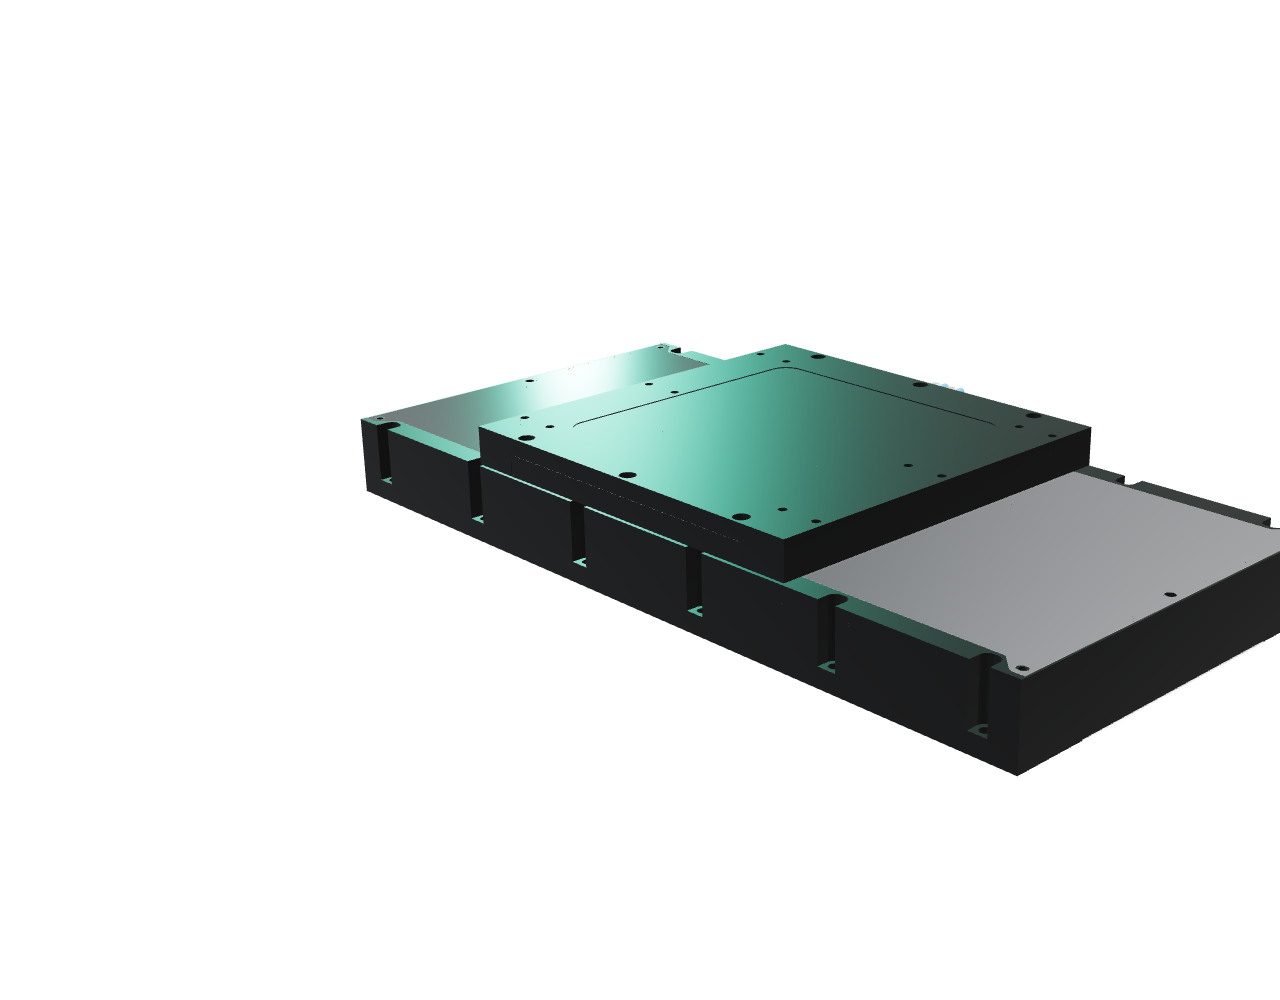
<file: aqtuator/tools/render.html>
<!doctype html>
<!-- Render page for still images. Used by tools/render_stills.cjs, not by the site. -->
<html lang="en">
<head>
<meta charset="utf-8">
<title>AQTUATOR CS render</title>
<link href="https://fonts.googleapis.com/css2?family=Outfit:wght@400;600&family=JetBrains+Mono:wght@500&display=swap" rel="stylesheet">
<script type="importmap">
{ "imports": { "three": "../assets/vendor/three/three.module.min.js", "three/addons/": "../assets/vendor/three/addons/" } }
</script>
<style>
  html, body { margin: 0; background: transparent; }
  #v { position: relative; width: 1600px; height: 1000px; }
  body.og { width: 1200px; height: 630px; background: #1b1c1d; overflow: hidden; font-family: Outfit, sans-serif; color: #f0f0f0; }
  body.og #v { position: absolute; right: -90px; top: 40px; width: 860px; height: 600px; }
  .og-copy { position: absolute; left: 64px; top: 64px; width: 560px; }
  .og-copy img { width: 150px; }
  .og-copy h1 { font-size: 64px; line-height: 1.02; letter-spacing: -0.03em; margin: 56px 0 18px; font-weight: 600; }
  .og-copy h1 span { background: linear-gradient(100deg,#00c175,#00ac99 40%,#009cb6 75%,#0094c6); -webkit-background-clip: text; color: transparent; }
  .og-copy p { font-size: 24px; color: #a4a9ad; margin: 0; }
  .og-copy .fig { margin-top: 40px; font-family: "JetBrains Mono", monospace; font-size: 20px; color: #f0f0f0; letter-spacing: .02em; }
  .og-grid { position: absolute; inset: 0; background-image: linear-gradient(rgba(240,240,240,.06) 1px, transparent 1px), linear-gradient(90deg, rgba(240,240,240,.06) 1px, transparent 1px); background-size: 60px 60px; -webkit-mask-image: radial-gradient(ellipse at 75% 55%, #000, transparent 60%); }
  body:not(.og) .og-copy, body:not(.og) .og-grid { display: none; }
</style>
</head>
<body>
<div class="og-grid"></div>
<div class="og-copy">
  <img src="../assets/img/refaqt-logo.png" alt="">
  <h1>AQTUATOR CS<br><span>Linear-motor stage</span></h1>
  <p>60 mm high · open hardware · stacks into XY</p>
  <p class="fig">0.1 µm · 2 m/s · 512 N · 220–600 mm</p>
</div>
<div id="v"></div>
<script type="module">
  import { Viewer } from '../assets/js/viewer.js';
  const og = location.hash === '#og';
  document.body.classList.toggle('og', og);
  const v = new Viewer(document.getElementById('v'), { controls: false, running: false, autoRotate: false, camera: og ? [0.55, 0.34, 0.6] : [0.6, 0.34, 0.6], target: [0, 0.025, 0] });
  v.load().then(() => {
    v.stages[0].setOffset(-0.06);
    v.stages[0].update();
    v._tick();
    setTimeout(() => { document.body.dataset.ready = '1'; }, 1500);
  });
</script>
</body>
</html>
</file>
<file: assets/css/style.css>
/* SPDX-FileCopyrightText: 2025-2026 Refaqt (BE 0804.145.539) and contributors */
/* SPDX-License-Identifier: CC-BY-SA-4.0 */
/* REFAQT home page. Same brand tokens as aqtuator/assets/css/style.css. */
:root {
  --bg: #1b1c1d;
  --surface: #232323;
  --surface-2: #2a2b2d;
  --line: rgba(240, 240, 240, 0.09);
  --line-2: rgba(240, 240, 240, 0.16);
  --text: #f0f0f0;
  --muted: #a4a9ad;
  --faint: #6f7478;
  --g1: #00c175;
  --g2: #00ac99;
  --g3: #009cb6;
  --g4: #0094c6;
  --grad: linear-gradient(100deg, var(--g1) 0%, var(--g2) 40%, var(--g3) 75%, var(--g4) 100%);
  --radius: 18px;
  --radius-sm: 10px;
  --max: 1240px;
  --gutter: clamp(16px, 4vw, 40px);
  --font: "Outfit", system-ui, sans-serif;
  color-scheme: dark;
}

*, *::before, *::after { box-sizing: border-box; }
html { scroll-behavior: smooth; scroll-padding-top: 76px; -webkit-text-size-adjust: 100%; }
@media (prefers-reduced-motion: reduce) { html { scroll-behavior: auto; } }
body {
  margin: 0;
  background: var(--bg);
  color: var(--text);
  font: 400 17px/1.6 var(--font);
  overflow-x: hidden;
  -webkit-font-smoothing: antialiased;
}
img, svg { display: block; max-width: 100%; height: auto; }
a { color: inherit; }
h1, h2, h3 { line-height: 1.08; letter-spacing: -0.02em; margin: 0; font-weight: 600; }
h2 { font-size: clamp(32px, 4.6vw, 56px); }
h3 { font-size: 20px; letter-spacing: -0.01em; }
p { margin: 0; }
.grad { background: var(--grad); -webkit-background-clip: text; background-clip: text; color: transparent; }
.skip { position: absolute; left: -999px; top: 8px; z-index: 100; background: var(--text); color: var(--bg); padding: 8px 14px; border-radius: 8px; }
.skip:focus { left: 8px; }

.eyebrow {
  margin: 0 0 18px; color: var(--g2);
  font-size: 13px; font-weight: 600; letter-spacing: 0.16em; text-transform: uppercase;
}
.dot { display: inline-block; width: 8px; height: 8px; border-radius: 50%; background: var(--g1); margin-right: 6px; vertical-align: 1px; }

/* ---------- buttons ---------- */
.btn {
  --h: 50px;
  display: inline-flex; align-items: center; justify-content: center; gap: 8px;
  height: var(--h); padding: 0 24px; border-radius: 999px;
  font: 500 16px/1 var(--font); text-decoration: none; cursor: pointer;
  border: 1px solid transparent; transition: transform .2s ease, box-shadow .2s ease, background .2s ease, border-color .2s;
  white-space: nowrap;
}
.btn--sm { --h: 40px; padding: 0 18px; font-size: 15px; }
.btn--block { width: 100%; }
.btn--primary { background: var(--grad); color: #0d1414; font-weight: 600; box-shadow: 0 8px 30px -10px rgba(0, 172, 153, .7); }
.btn--primary:hover { transform: translateY(-1px); box-shadow: 0 14px 40px -12px rgba(0, 172, 153, .9); }
.btn--ghost { background: transparent; color: var(--text); border-color: var(--line-2); }
.btn--ghost:hover { border-color: var(--g2); background: rgba(0, 172, 153, .06); }
.btn[disabled] { opacity: .6; cursor: progress; }
.btn:focus-visible, a:focus-visible { outline: 2px solid var(--g2); outline-offset: 3px; }

/* ---------- navigation ---------- */
.nav { position: fixed; inset: 0 0 auto 0; z-index: 50; transition: background .3s, border-color .3s; border-bottom: 1px solid transparent; }
.nav.is-scrolled { background: rgba(27, 28, 29, .8); backdrop-filter: blur(14px) saturate(140%); border-bottom-color: var(--line); }
.nav__inner { max-width: var(--max); margin: 0 auto; padding: 14px var(--gutter); display: flex; align-items: center; gap: 28px; }
.brand img { width: 120px; height: auto; }
.nav__links { display: flex; gap: 26px; margin-left: auto; }
.nav__links a { text-decoration: none; color: var(--muted); font-size: 15px; transition: color .2s; }
.nav__links a:hover { color: var(--text); }
.nav .btn { margin-left: 4px; }
@media (max-width: 820px) {
  .nav__links { display: none; }
  .nav .btn { margin-left: auto; }
}

/* ---------- hero ---------- */
.hero {
  position: relative; isolation: isolate;
  max-width: var(--max); margin: 0 auto;
  padding: clamp(110px, 14vw, 170px) var(--gutter) 0;
  display: grid; grid-template-columns: minmax(0, 1fr) minmax(0, 1fr); gap: 32px; align-items: center;
}
.hero__glow { position: absolute; inset: 0 0 auto 30%; height: 100%; background: radial-gradient(closest-side, rgba(0, 172, 153, .16), transparent 70%); pointer-events: none; z-index: -1; }
.hero h1 { font-size: clamp(40px, 4.8vw, 66px); letter-spacing: -0.035em; }
.lead { color: var(--muted); font-size: clamp(18px, 1.5vw, 20px); font-weight: 300; margin-top: 24px; max-width: 32em; }
.lead--why { color: var(--text); margin-top: 12px; }
.hero__cta { display: flex; flex-wrap: wrap; gap: 12px; margin-top: 32px; }
.hero__art { margin: 0; }
.hero__art img { width: 100%; }
@media (max-width: 900px) {
  .hero { grid-template-columns: 1fr; }
  .hero__art { margin: 0 calc(-1 * var(--gutter) / 2); }
}

/* ---------- sections ---------- */
.section { max-width: var(--max); margin: 0 auto; padding: clamp(80px, 11vw, 140px) var(--gutter) 0; }
.section__head { max-width: 860px; margin-bottom: 48px; }
.section__lead { color: var(--muted); font-size: clamp(17px, 1.4vw, 19px); margin-top: 20px; font-weight: 300; max-width: 40em; }

/* ---------- product ---------- */
.section--product { padding-top: clamp(48px, 6vw, 80px); }
.product {
  display: grid; grid-template-columns: minmax(0, 1fr) minmax(0, 1fr); align-items: center; gap: 24px;
  background: linear-gradient(120deg, var(--surface) 30%, rgba(0, 172, 153, .08));
  border: 1px solid var(--line); border-radius: var(--radius);
  padding: clamp(24px, 4vw, 44px); text-decoration: none; transition: border-color .25s, transform .25s; overflow: hidden;
}
.product:hover { border-color: rgba(0, 172, 153, .5); transform: translateY(-2px); }
.tag { color: var(--muted); font-size: 14px; margin-bottom: 14px; }
.product h2 { font-size: clamp(32px, 4vw, 48px); font-weight: 500; }
.product h2 b { font-weight: 700; background: var(--grad); -webkit-background-clip: text; background-clip: text; color: transparent; }
.product p:not(.tag) { color: var(--muted); font-weight: 300; margin-top: 16px; max-width: 30em; }
.product__more { display: inline-block; margin-top: 22px; color: var(--g2); font-weight: 500; }
.product__img { width: 124%; max-width: none; margin: -9% -12%; }  /* the render has a wide empty border */
.product--small { margin-top: 20px; }
.product__img--custom { width: 100%; margin: 0; }
@media (max-width: 760px) { .product { grid-template-columns: 1fr; } .product__img { order: -1; } }

/* ---------- why ---------- */
.why { display: grid; grid-template-columns: repeat(3, minmax(0, 1fr)); gap: 20px; }
.why__item { background: var(--surface); border: 1px solid var(--line); border-radius: var(--radius); padding: 30px 28px; }
.why__item p { color: var(--muted); font-weight: 300; font-size: 18px; }
.why__n { display: block; margin-bottom: 14px; font-size: 13px; font-weight: 600; letter-spacing: .14em; text-transform: uppercase; color: var(--faint); }
.why__item--mission { background: linear-gradient(140deg, rgba(0, 193, 117, .14), rgba(0, 148, 198, .12)); border-color: rgba(0, 172, 153, .35); }
.why__item--mission .why__n { color: var(--g1); }
.why__item--mission p { color: var(--text); font-weight: 400; font-size: 20px; }
@media (max-width: 860px) { .why { grid-template-columns: 1fr; } }

/* ---------- how we work ---------- */
.cards { display: grid; grid-template-columns: repeat(2, minmax(0, 1fr)); gap: 20px; }
.card { background: var(--surface); border: 1px solid var(--line); border-radius: var(--radius); padding: 30px 28px; display: grid; gap: 12px; align-content: start; }
.card h3 { font-size: 24px; }
.card p { color: var(--muted); font-weight: 300; }
.card__n { font-size: 14px; font-weight: 600; color: var(--g2); }
@media (max-width: 760px) { .cards { grid-template-columns: 1fr; } }

/* ---------- plan ---------- */
.plan { list-style: none; margin: 0; padding: 0; display: grid; grid-template-columns: repeat(4, minmax(0, 1fr)); gap: 36px; }
.plan__step { position: relative; background: var(--surface); border: 1px solid var(--line); border-radius: var(--radius); padding: 26px 22px; }
.plan__step + .plan__step::before {
  content: ""; position: absolute; left: -30px; top: 50%; width: 24px; height: 2px; background: var(--line-2);
}
.plan__step + .plan__step::after {
  content: ""; position: absolute; left: -12px; top: calc(50% - 4px); border: 5px solid transparent; border-left-color: var(--line-2); border-right: 0;
}
.plan__step--pair { display: grid; gap: 22px; }
.plan__step--pair > div + div { border-top: 1px solid var(--line); padding-top: 22px; }
.plan h3 { font-size: 19px; margin: 10px 0 8px; }
.plan p { color: var(--muted); font-weight: 300; font-size: 16px; }
.plan__n { display: inline-grid; place-items: center; width: 30px; height: 30px; border-radius: 50%; border: 1px solid var(--line-2); font-size: 14px; font-weight: 600; color: var(--muted); }
.plan__step.is-now { border-color: rgba(0, 172, 153, .55); background: linear-gradient(160deg, rgba(0, 172, 153, .14), var(--surface) 60%); }
.plan__step.is-now .plan__n { background: var(--grad); color: #0d1414; border-color: transparent; }
.plan__badge { position: absolute; top: -12px; right: 16px; background: var(--grad); color: #0d1414; font-size: 12px; font-weight: 600; padding: 4px 10px; border-radius: 999px; }
.plan__loop { display: flex; align-items: center; gap: 10px; margin-top: 28px; color: var(--muted); font-weight: 300; }
.plan__loop svg { width: 22px; height: 22px; flex: none; color: var(--g2); }
@media (max-width: 960px) {
  .plan { grid-template-columns: 1fr; gap: 30px; max-width: 560px; }
  .plan__step + .plan__step::before { left: 32px; top: -26px; width: 2px; height: 20px; }
  .plan__step + .plan__step::after { left: 28px; top: -10px; border: 5px solid transparent; border-top-color: var(--line-2); border-bottom: 0; }
}

/* ---------- join ---------- */
.join { background: var(--surface); border: 1px solid var(--line); border-radius: var(--radius); padding: clamp(28px, 5vw, 56px); position: relative; overflow: hidden; }
.join::before { content: ""; position: absolute; inset: auto -10% -60% 40%; height: 120%; background: radial-gradient(closest-side, rgba(0, 172, 153, .16), transparent 70%); pointer-events: none; }
.join .section__head { margin-bottom: 32px; }
.join__list { list-style: none; margin: 0; padding: 0; display: grid; grid-template-columns: repeat(3, minmax(0, 1fr)); gap: 28px; position: relative; }
.join__list li { border-top: 1px solid var(--line-2); padding-top: 18px; }
.join__list p { color: var(--muted); font-weight: 300; margin-top: 8px; }
@media (max-width: 860px) { .join__list { grid-template-columns: 1fr; } }

/* ---------- contact form ---------- */
.ticks-list { list-style: none; padding: 0; margin: 28px 0 0; display: grid; gap: 12px; }
.ticks-list li { position: relative; padding-left: 30px; color: var(--muted); font-weight: 300; }
.ticks-list li::before { content: ""; position: absolute; left: 0; top: .42em; width: 16px; height: 9px; border-left: 2px solid var(--g1); border-bottom: 2px solid var(--g1); transform: rotate(-45deg); }
.section--cta { padding-bottom: clamp(80px, 10vw, 140px); }
.cta { display: grid; grid-template-columns: 1fr 1fr; gap: 56px; align-items: start; }
.form { position: relative; background: var(--surface); border: 1px solid var(--line); border-radius: var(--radius); padding: 30px; display: grid; gap: 18px; }
.field { display: grid; gap: 8px; }
.field label { font-size: 14px; color: var(--muted); }
.field input, .field select, .field textarea {
  width: 100%; font: 400 16px/1.4 var(--font); color: var(--text);
  background: var(--bg); border: 1px solid var(--line-2); border-radius: var(--radius-sm); padding: 13px 14px;
  transition: border-color .2s, box-shadow .2s;
}
.field textarea { resize: vertical; min-height: 120px; }
.field input:focus, .field select:focus, .field textarea:focus { outline: none; border-color: var(--g2); box-shadow: 0 0 0 4px rgba(0, 172, 153, .15); }
.field [aria-invalid="true"] { border-color: #e0664a; }
.field--hp { position: absolute; left: -9999px; width: 1px; height: 1px; overflow: hidden; }
.field__opt { color: var(--faint); }
.form__privacy { margin: 0; font-size: 13px; line-height: 1.5; color: var(--faint); }
.form.is-done .form__privacy { display: none; }
.form__status { font-size: 15px; min-height: 1.4em; color: var(--muted); }
.form__status.is-ok { color: var(--g1); }
.form__status.is-error { color: #ff8a6e; }
.form.is-done .field, .form.is-done .turnstile, .form.is-done button { display: none; }
.form.is-done .form__status { font-size: 20px; padding: 30px 0; }
@media (max-width: 900px) { .cta { grid-template-columns: 1fr; gap: 32px; } }
@media (max-width: 480px) { .form { padding: 20px; } }

/* ---------- footer ---------- */
.footer { border-top: 1px solid var(--line); }
.footer__inner { max-width: var(--max); margin: 0 auto; padding: 40px var(--gutter) 56px; display: flex; flex-wrap: wrap; justify-content: space-between; gap: 24px; color: var(--muted); font-size: 15px; }
.footer__inner img { margin-bottom: 10px; }
.footer__links { display: flex; gap: 18px; margin-top: 10px; }
.footer__links a { color: var(--muted); text-decoration: none; }
.footer__links a:hover { color: var(--text); }
.footer__small { font-size: 13px; color: var(--faint); display: grid; gap: 4px; max-width: 520px; }
</file>
